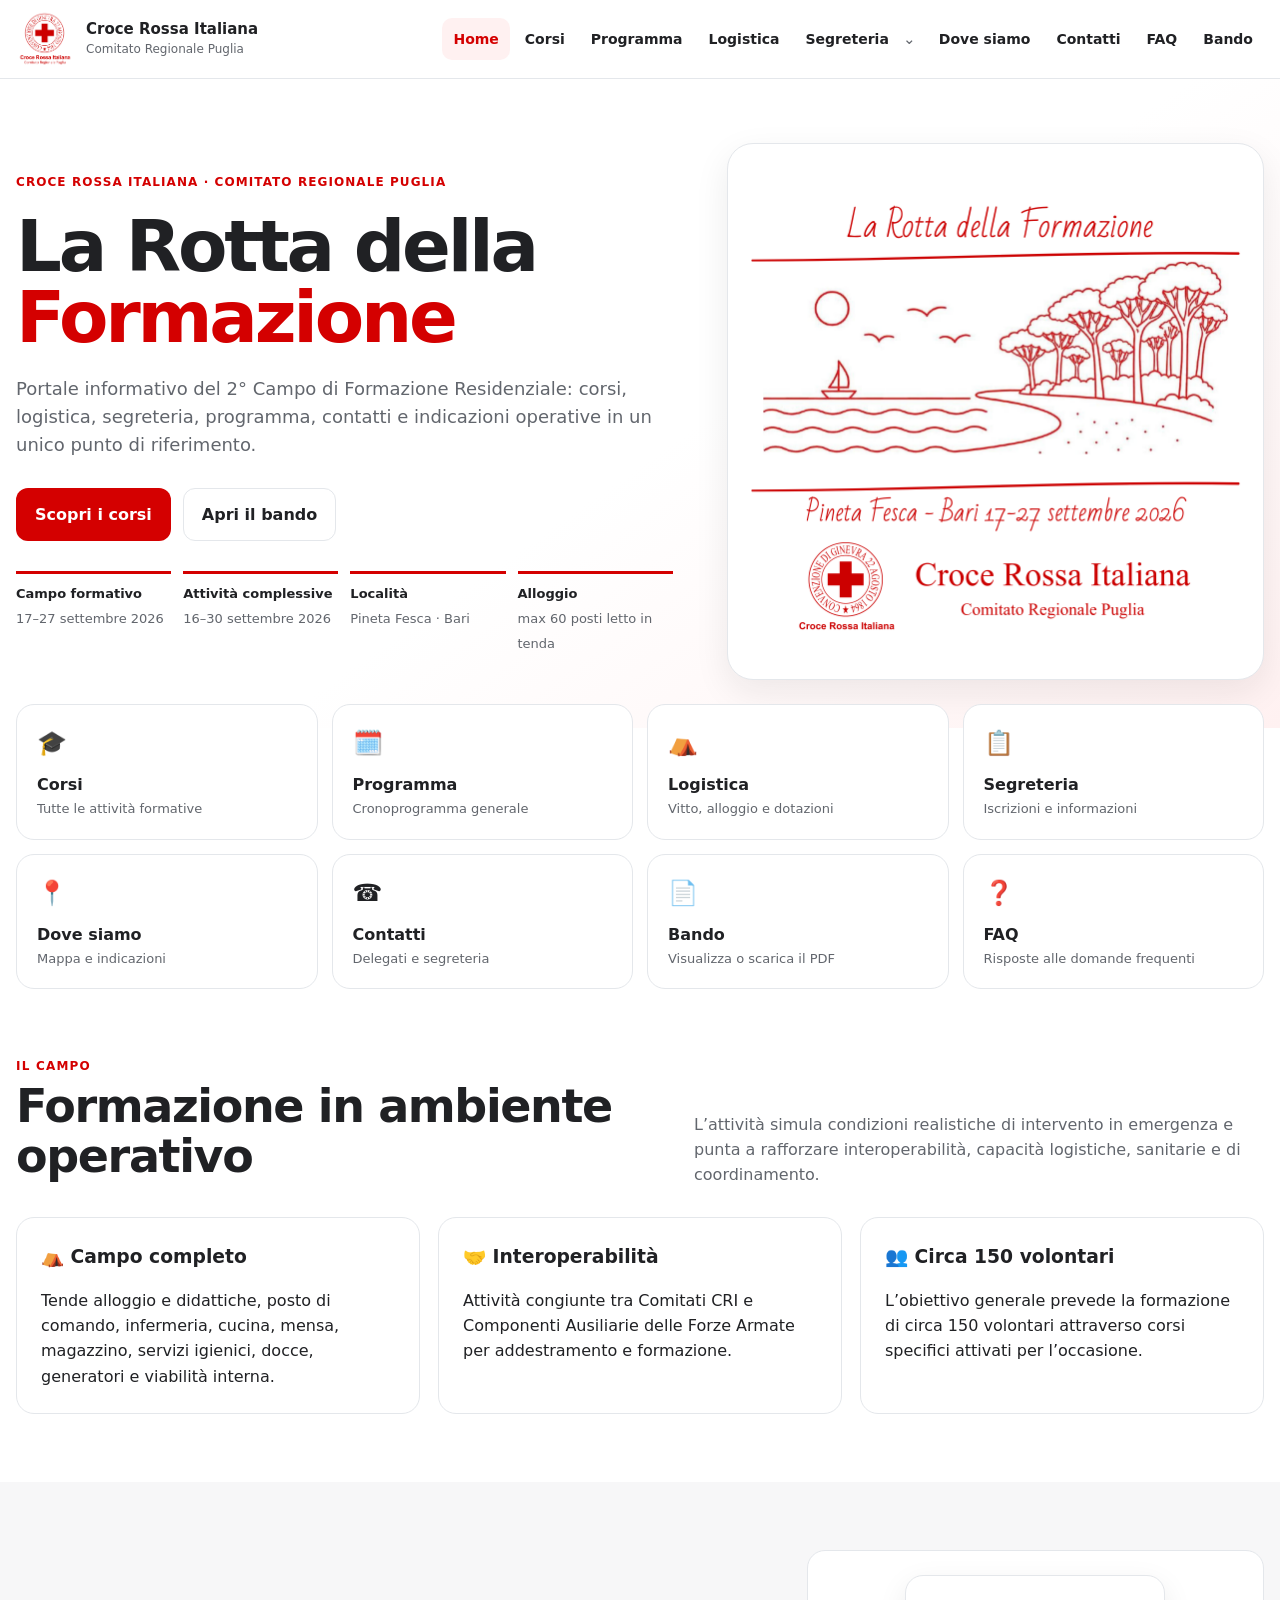
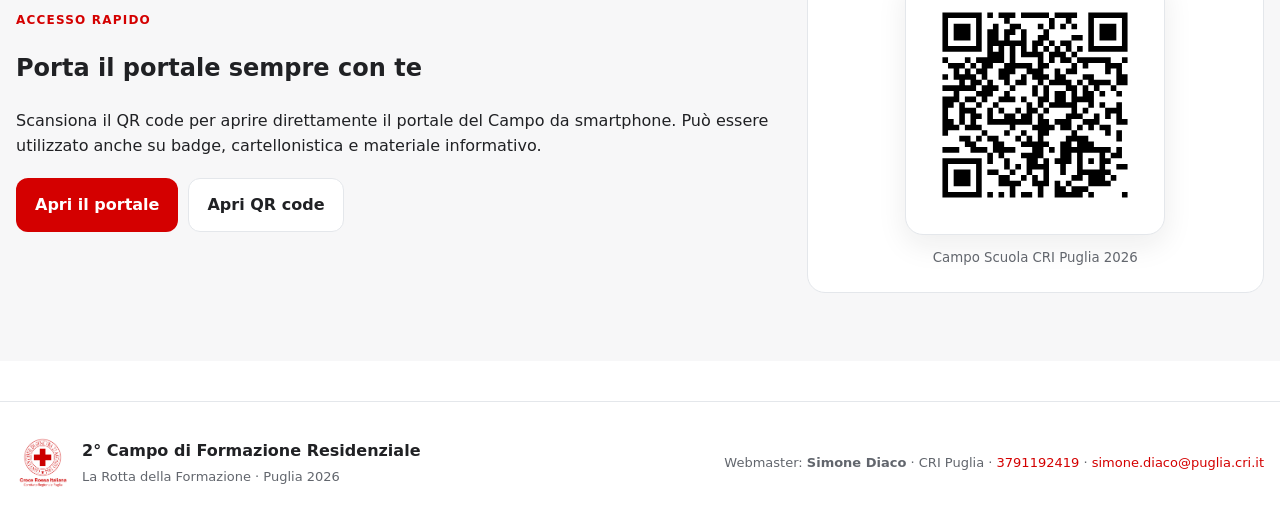
<file: index.html>
<!doctype html><html lang="it"><head><meta charset="utf-8"><meta name="viewport" content="width=device-width,initial-scale=1,viewport-fit=cover"><meta name="theme-color" content="#d40000"><title>Campo Scuola CRI Puglia 2026</title><meta name="description" content="Portale del 2° Campo di Formazione Residenziale CRI Puglia"><link rel="stylesheet" href="assets/css/style.css"></head><body><header class="topbar"><div class="container topbar-inner"><a class="brand" href="index.html"><img src="assets/img/logo-cri-puglia.png" alt="Croce Rossa Italiana - Comitato Regionale Puglia"><div class="brand-copy"><strong>Croce Rossa Italiana</strong><span>Comitato Regionale Puglia</span></div></a><nav class="nav"><a class="active" href="index.html">Home</a><a href="corsi.html">Corsi</a><a href="programma.html">Programma</a><a href="logistica.html">Logistica</a><a href="segreteria.html">Segreteria</a><a href="dove-siamo.html">Dove siamo</a><a href="contatti.html">Contatti</a><a href="bando.html">Bando</a></nav><button class="menu-btn" aria-label="Apri menu" aria-expanded="false">☰</button></div></header>
<main><section class="hero"><div class="container hero-grid"><div><div class="eyebrow">Croce Rossa Italiana · Comitato Regionale Puglia</div><h1>La Rotta della <span>Formazione</span></h1><p>Portale informativo del 2° Campo di Formazione Residenziale: corsi, logistica, segreteria, programma, contatti e indicazioni operative in un unico punto di riferimento.</p><div class="hero-actions"><a class="btn primary" href="corsi.html">Scopri i corsi</a><a class="btn secondary" href="bando.html">Apri il bando</a></div><div class="event-meta"><div class="meta-box"><b>Campo formativo</b><span>17–27 settembre 2026</span></div><div class="meta-box"><b>Attività complessive</b><span>16–30 settembre 2026</span></div><div class="meta-box"><b>Località</b><span>Pineta Fesca · Bari</span></div><div class="meta-box"><b>Alloggio</b><span>max 60 posti letto in tenda</span></div></div></div><div class="field-logo-wrap"><img src="assets/img/logo-campo.png" alt="La Rotta della Formazione - Pineta Fesca Bari"></div></div></section><div class="container"><div class="quick-grid"><a class="quick-card" href="corsi.html"><span class="ico">🎓</span><b>Corsi</b><small>Tutte le attività formative</small></a><a class="quick-card" href="programma.html"><span class="ico">🗓️</span><b>Programma</b><small>Cronoprogramma generale</small></a><a class="quick-card" href="logistica.html"><span class="ico">⛺</span><b>Logistica</b><small>Vitto, alloggio e dotazioni</small></a><a class="quick-card" href="segreteria.html"><span class="ico">📋</span><b>Segreteria</b><small>Iscrizioni e informazioni</small></a><a class="quick-card" href="dove-siamo.html"><span class="ico">📍</span><b>Dove siamo</b><small>Mappa e indicazioni</small></a><a class="quick-card" href="contatti.html"><span class="ico">☎️</span><b>Contatti</b><small>Delegati e segreteria</small></a><a class="quick-card" href="bando.html"><span class="ico">📄</span><b>Bando</b><small>Visualizza o scarica il PDF</small></a></div></div><section class="section"><div class="container"><div class="section-head"><div><div class="kicker">Il Campo</div><h2>Formazione in ambiente operativo</h2></div><p>L’attività simula condizioni realistiche di intervento in emergenza e punta a rafforzare interoperabilità, capacità logistiche, sanitarie e di coordinamento.</p></div><div class="grid-3"><article class="card"><h3>⛺ Campo completo</h3><p>Tende alloggio e didattiche, posto di comando, infermeria, cucina, mensa, magazzino, servizi igienici, docce, generatori e viabilità interna.</p></article><article class="card"><h3>🤝 Interoperabilità</h3><p>Attività congiunte tra Comitati CRI e Componenti Ausiliarie delle Forze Armate per addestramento e formazione.</p></article><article class="card"><h3>👥 Circa 150 volontari</h3><p>L’obiettivo generale prevede la formazione di circa 150 volontari attraverso corsi specifici attivati per l’occasione.</p></article></div></div></section></main><footer class="footer"><div class="container footer-inner"><div class="footer-brand"><img src="assets/img/logo-cri-puglia.png" alt="CRI Puglia"><div><strong>2° Campo di Formazione Residenziale</strong><br><span style="color:var(--muted);font-size:13px">La Rotta della Formazione · Puglia 2026</span></div></div><p data-webmaster>Webmaster: Simone Diaco · CRI Puglia · 3791192419 · simone.diaco@puglia.cri.it</p></div></footer><script src="assets/js/config.js"></script><script src="assets/js/app.js"></script>
</body></html>
</file>
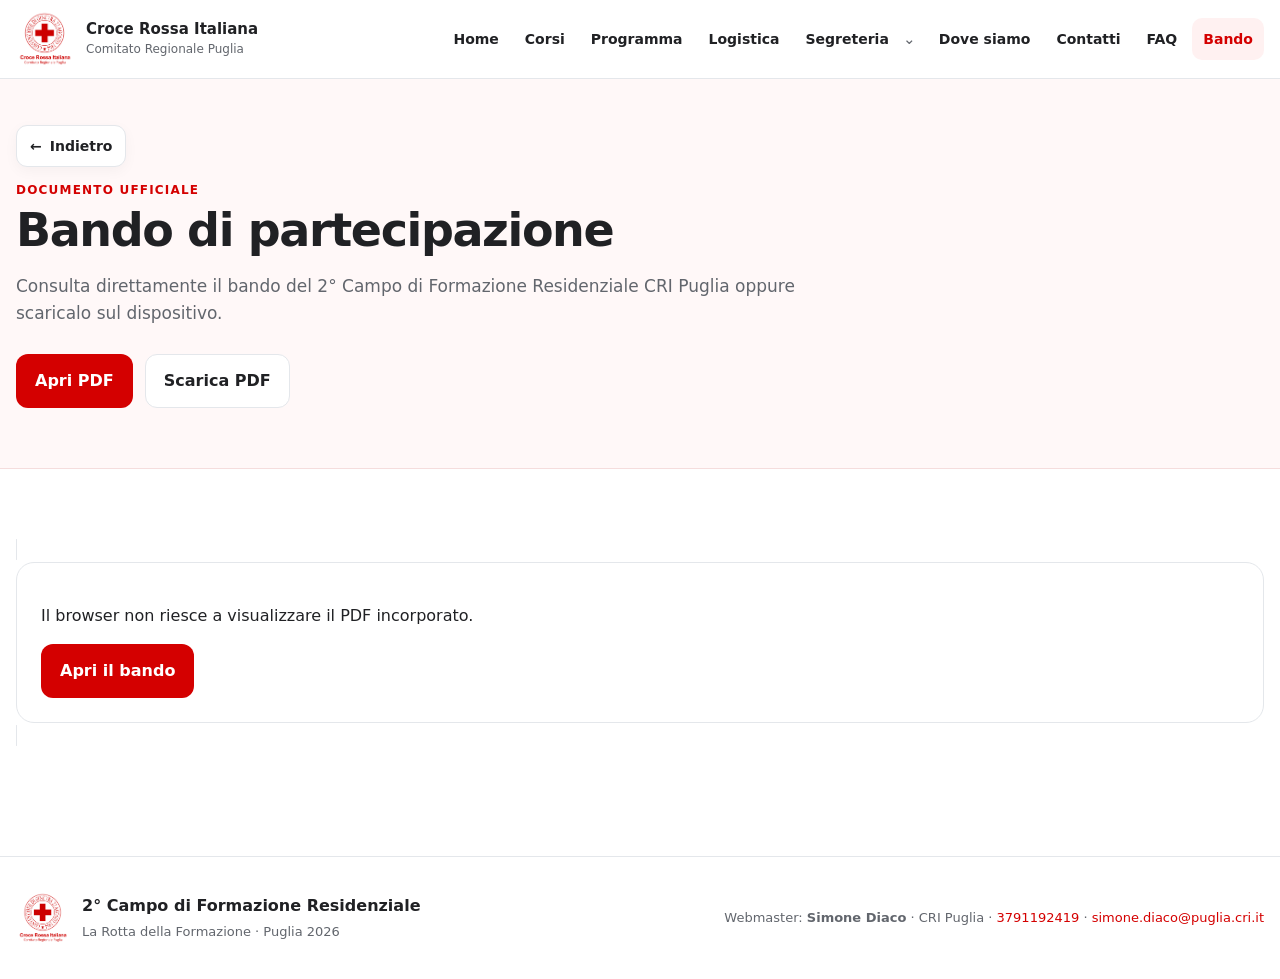
<file: bando.html>
<!doctype html><html lang="it"><head><meta charset="utf-8"><meta name="viewport" content="width=device-width,initial-scale=1,viewport-fit=cover"><meta name="theme-color" content="#d40000"><title>Bando | Campo Scuola CRI Puglia</title><meta name="description" content="Portale del 2° Campo di Formazione Residenziale CRI Puglia"><link rel="stylesheet" href="assets/css/style.css"></head><body><header class="topbar"><div class="container topbar-inner"><a class="brand" href="index.html"><img src="assets/img/logo-cri-puglia.png" alt="Croce Rossa Italiana - Comitato Regionale Puglia"><div class="brand-copy"><strong>Croce Rossa Italiana</strong><span>Comitato Regionale Puglia</span></div></a><nav class="nav"><a href="index.html">Home</a><a href="corsi.html">Corsi</a><a href="programma.html">Programma</a><a href="logistica.html">Logistica</a><a href="segreteria.html">Segreteria</a><a href="dove-siamo.html">Dove siamo</a><a href="contatti.html">Contatti</a><a class="active" href="bando.html">Bando</a></nav><button class="menu-btn" aria-label="Apri menu" aria-expanded="false">☰</button></div></header>
<main><section class="page-hero"><div class="container"><div class="kicker">Documento ufficiale</div><h1>Bando di partecipazione</h1><p>Consulta direttamente il bando del 2° Campo di Formazione Residenziale CRI Puglia oppure scaricalo sul dispositivo.</p><div class="hero-actions"><a class="btn primary" href="assets/docs/bando-campo-scuola-2026.pdf" target="_blank">Apri PDF</a><a class="btn secondary" href="assets/docs/bando-campo-scuola-2026.pdf" download>Scarica PDF</a></div></div></section><section class="section"><div class="container"><object class="pdf-frame" data="assets/docs/bando-campo-scuola-2026.pdf" type="application/pdf"><div class="card"><p>Il browser non riesce a visualizzare il PDF incorporato.</p><a class="btn primary" href="assets/docs/bando-campo-scuola-2026.pdf">Apri il bando</a></div></object></div></section></main><footer class="footer"><div class="container footer-inner"><div class="footer-brand"><img src="assets/img/logo-cri-puglia.png" alt="CRI Puglia"><div><strong>2° Campo di Formazione Residenziale</strong><br><span style="color:var(--muted);font-size:13px">La Rotta della Formazione · Puglia 2026</span></div></div><p data-webmaster>Webmaster: Simone Diaco · CRI Puglia · 3791192419 · simone.diaco@puglia.cri.it</p></div></footer><script src="assets/js/config.js"></script><script src="assets/js/app.js"></script>
</body></html>
</file>
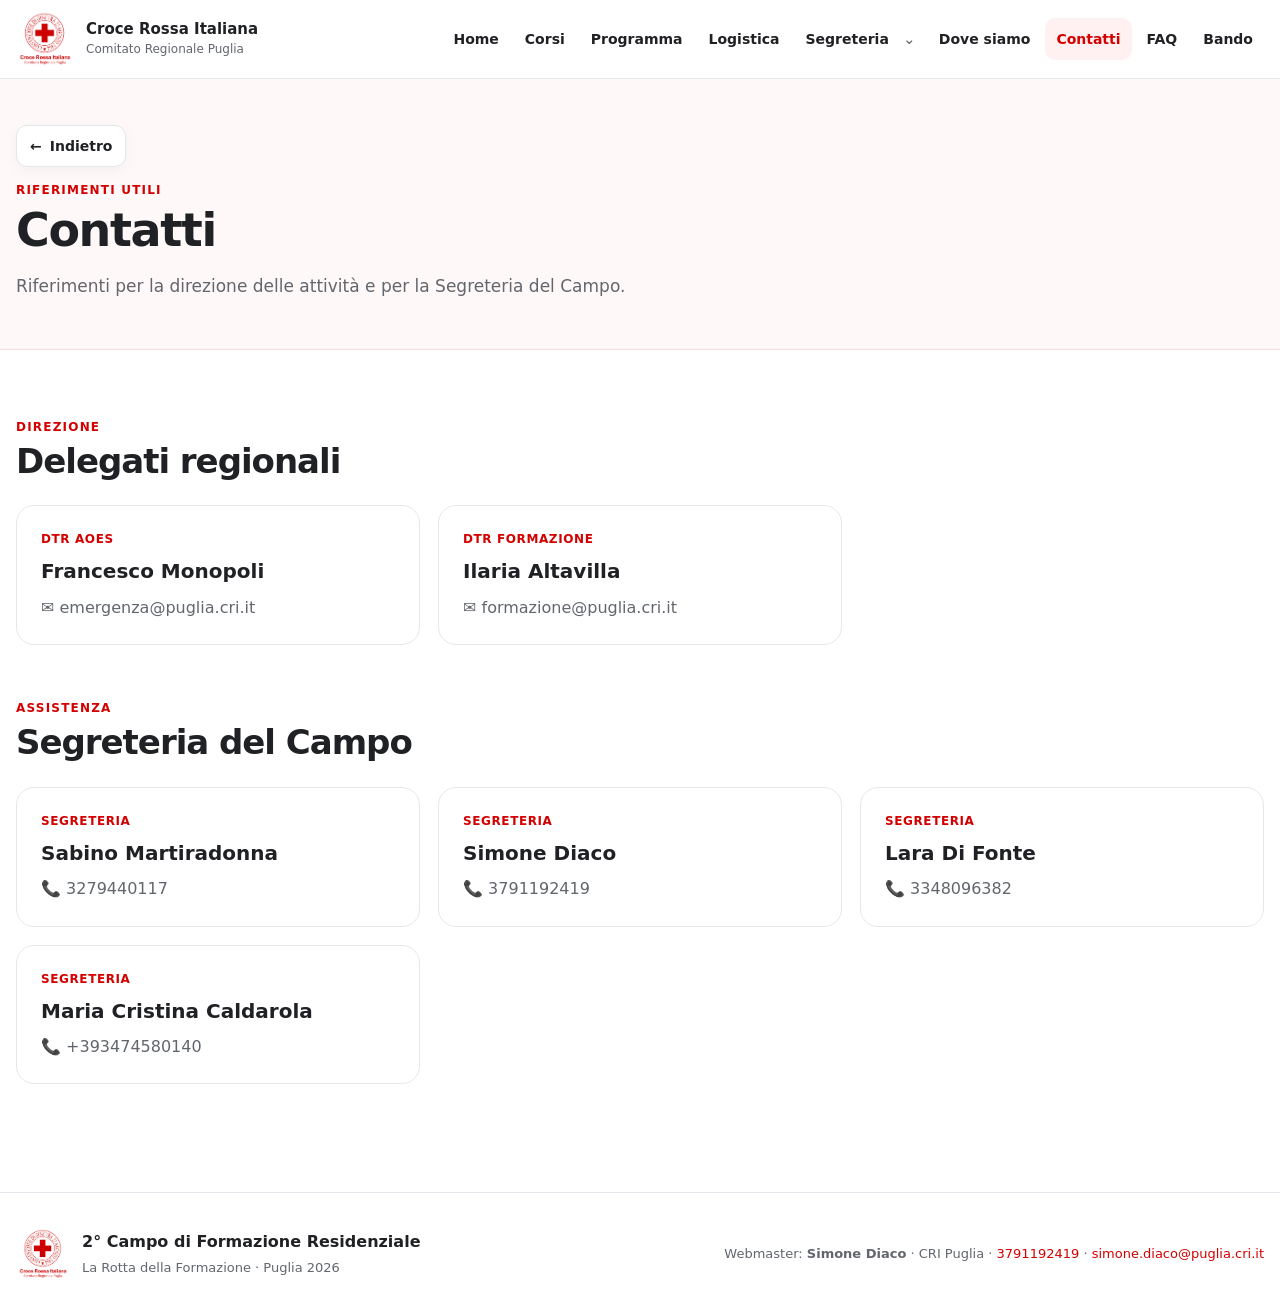
<file: contatti.html>
<!doctype html><html lang="it"><head><meta charset="utf-8"><meta name="viewport" content="width=device-width,initial-scale=1,viewport-fit=cover"><meta name="theme-color" content="#d40000"><title>Contatti | Campo Scuola CRI Puglia</title><meta name="description" content="Portale del 2° Campo di Formazione Residenziale CRI Puglia"><link rel="stylesheet" href="assets/css/style.css"></head><body><header class="topbar"><div class="container topbar-inner"><a class="brand" href="index.html"><img src="assets/img/logo-cri-puglia.png" alt="Croce Rossa Italiana - Comitato Regionale Puglia"><div class="brand-copy"><strong>Croce Rossa Italiana</strong><span>Comitato Regionale Puglia</span></div></a><nav class="nav"><a href="index.html">Home</a><a href="corsi.html">Corsi</a><a href="programma.html">Programma</a><a href="logistica.html">Logistica</a><a href="segreteria.html">Segreteria</a><a href="dove-siamo.html">Dove siamo</a><a class="active" href="contatti.html">Contatti</a><a href="bando.html">Bando</a></nav><button class="menu-btn" aria-label="Apri menu" aria-expanded="false">☰</button></div></header>
<main><section class="page-hero"><div class="container"><div class="kicker">Riferimenti utili</div><h1>Contatti</h1><p>Riferimenti per la direzione delle attività e per la Segreteria del Campo.</p></div></section><section class="section"><div class="container"><div class="contact-section"><div class="section-head compact"><div><div class="kicker">Direzione</div><h2>Delegati regionali</h2></div></div><div class="contact-grid" data-contacts data-contact-group="Direzione / Delegati"></div></div><div class="contact-section"><div class="section-head compact"><div><div class="kicker">Assistenza</div><h2>Segreteria del Campo</h2></div></div><div class="contact-grid" data-contacts data-contact-group="Segreteria del Campo"></div></div></div></section></main><footer class="footer"><div class="container footer-inner"><div class="footer-brand"><img src="assets/img/logo-cri-puglia.png" alt="CRI Puglia"><div><strong>2° Campo di Formazione Residenziale</strong><br><span style="color:var(--muted);font-size:13px">La Rotta della Formazione · Puglia 2026</span></div></div><p data-webmaster>Webmaster: Simone Diaco · CRI Puglia · 3791192419 · simone.diaco@puglia.cri.it</p></div></footer><script src="assets/js/config.js"></script><script src="assets/js/app.js"></script></body></html>
</file>
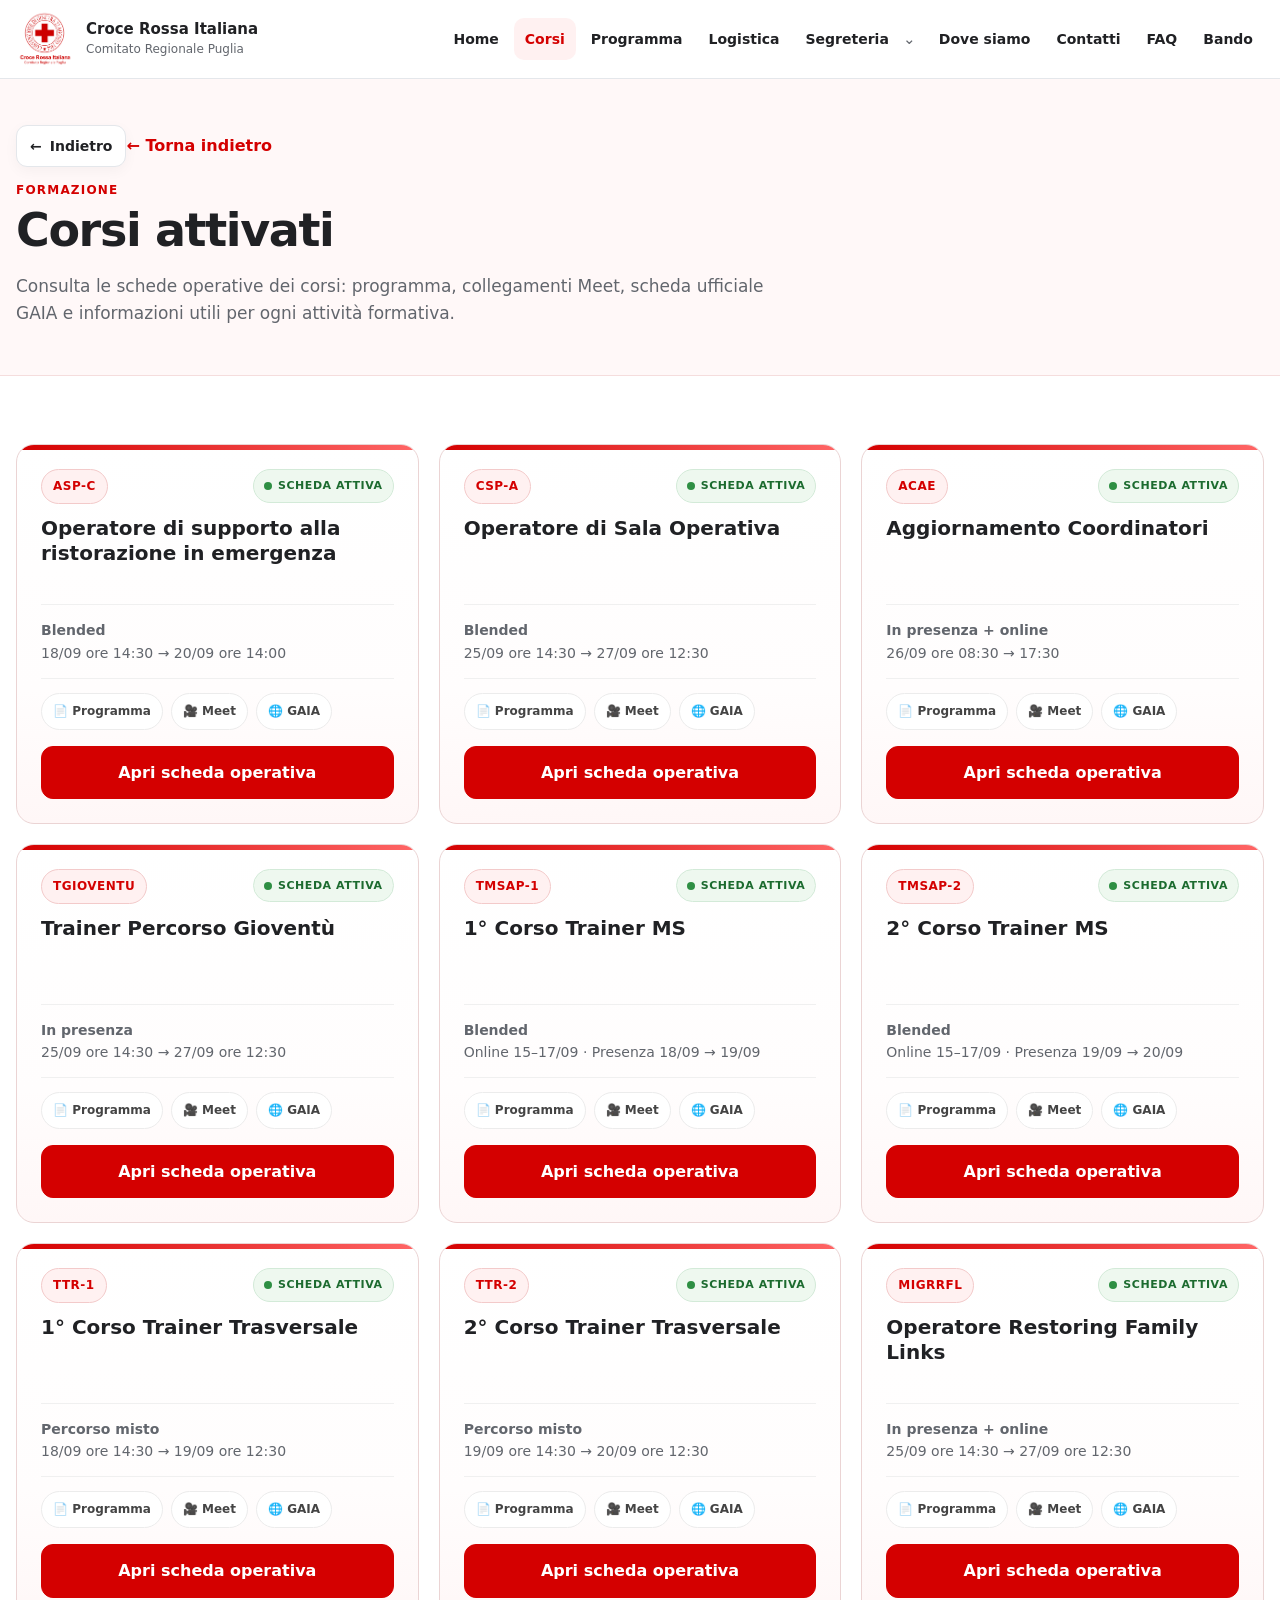
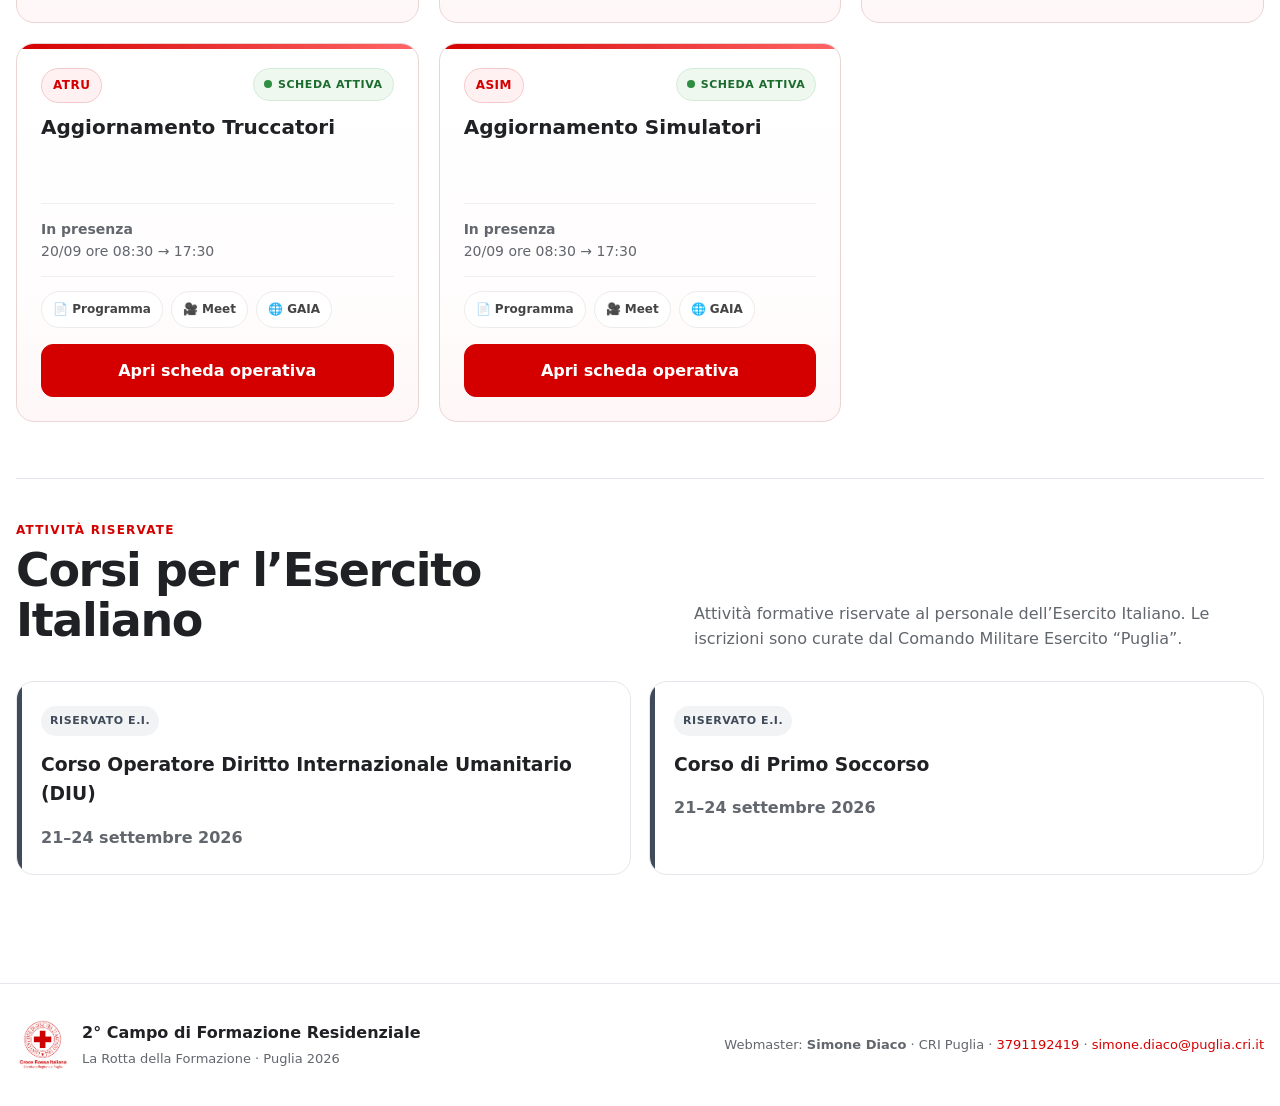
<file: corsi.html>
<!doctype html><html lang="it"><head><meta charset="utf-8"><meta name="viewport" content="width=device-width,initial-scale=1,viewport-fit=cover"><meta name="theme-color" content="#d40000"><title>Corsi | Campo Scuola CRI Puglia</title><meta name="description" content="Portale del 2° Campo di Formazione Residenziale CRI Puglia"><link rel="stylesheet" href="assets/css/style.css"><link rel="stylesheet" href="assets/css/course-cards.css"></head><body><header class="topbar"><div class="container topbar-inner"><a class="brand" href="index.html"><img src="assets/img/logo-cri-puglia.png" alt="Croce Rossa Italiana - Comitato Regionale Puglia"><div class="brand-copy"><strong>Croce Rossa Italiana</strong><span>Comitato Regionale Puglia</span></div></a><nav class="nav"><a href="index.html">Home</a><a class="active" href="corsi.html">Corsi</a><a href="programma.html">Programma</a><a href="logistica.html">Logistica</a><a href="segreteria.html">Segreteria</a><a href="dove-siamo.html">Dove siamo</a><a href="contatti.html">Contatti</a><a href="bando.html">Bando</a></nav><button class="menu-btn" aria-label="Apri menu" aria-expanded="false">☰</button></div></header><main><section class="page-hero"><div class="container"><a class="page-back" href="javascript:history.back()">← Torna indietro</a><div class="kicker">Formazione</div><h1>Corsi attivati</h1><p>Consulta le schede operative dei corsi: programma, collegamenti Meet, scheda ufficiale GAIA e informazioni utili per ogni attività formativa.</p></div></section><section class="section"><div class="container"><div class="course-grid"><article class="card course-card"><div class="course-card-top"><span class="course-code">ASP-C</span><span class="course-status"><span class="course-status-dot"></span>Scheda attiva</span></div><h3>Operatore di supporto alla ristorazione in emergenza</h3><div class="course-meta"><b>Blended</b><br>18/09 ore 14:30 → 20/09 ore 14:00</div><div class="course-badges"><span class="course-badge">📄 Programma</span><span class="course-badge">🎥 Meet</span><span class="course-badge">🌐 GAIA</span></div><div class="course-note">Accesso rapido alla scheda operativa del corso.</div><a class="btn primary" href="corso.html?id=ASP-C">Apri scheda operativa</a></article><article class="card course-card"><div class="course-card-top"><span class="course-code">CSP-A</span><span class="course-status"><span class="course-status-dot"></span>Scheda attiva</span></div><h3>Operatore di Sala Operativa</h3><div class="course-meta"><b>Blended</b><br>25/09 ore 14:30 → 27/09 ore 12:30</div><div class="course-badges"><span class="course-badge">📄 Programma</span><span class="course-badge">🎥 Meet</span><span class="course-badge">🌐 GAIA</span></div><div class="course-note">Scheda dedicata con collegamenti operativi del corso.</div><a class="btn primary" href="corso.html?id=CSP-A">Apri scheda operativa</a></article><article class="card course-card"><div class="course-card-top"><span class="course-code">ACAE</span><span class="course-status"><span class="course-status-dot"></span>Scheda attiva</span></div><h3>Aggiornamento Coordinatori</h3><div class="course-meta"><b>In presenza + online</b><br>26/09 ore 08:30 → 17:30</div><div class="course-badges"><span class="course-badge">📄 Programma</span><span class="course-badge">🎥 Meet</span><span class="course-badge">🌐 GAIA</span></div><div class="course-note">Tutte le informazioni utili raccolte in una sola pagina.</div><a class="btn primary" href="corso.html?id=ACAE">Apri scheda operativa</a></article><article class="card course-card"><div class="course-card-top"><span class="course-code">TGIOVENTU</span><span class="course-status"><span class="course-status-dot"></span>Scheda attiva</span></div><h3>Trainer Percorso Gioventù</h3><div class="course-meta"><b>In presenza</b><br>25/09 ore 14:30 → 27/09 ore 12:30</div><div class="course-badges"><span class="course-badge">📄 Programma</span><span class="course-badge">🎥 Meet</span><span class="course-badge">🌐 GAIA</span></div><div class="course-note">Collegamenti rapidi a risorse e programma del corso.</div><a class="btn primary" href="corso.html?id=TGIOVENTU">Apri scheda operativa</a></article><article class="card course-card"><div class="course-card-top"><span class="course-code">TMSAP-1</span><span class="course-status"><span class="course-status-dot"></span>Scheda attiva</span></div><h3>1° Corso Trainer MS</h3><div class="course-meta"><b>Blended</b><br>Online 15–17/09 · Presenza 18/09 → 19/09</div><div class="course-badges"><span class="course-badge">📄 Programma</span><span class="course-badge">🎥 Meet</span><span class="course-badge">🌐 GAIA</span></div><div class="course-note">Programma completo e accessi rapidi in un’unica scheda.</div><a class="btn primary" href="corso.html?id=TMSAP-1">Apri scheda operativa</a></article><article class="card course-card"><div class="course-card-top"><span class="course-code">TMSAP-2</span><span class="course-status"><span class="course-status-dot"></span>Scheda attiva</span></div><h3>2° Corso Trainer MS</h3><div class="course-meta"><b>Blended</b><br>Online 15–17/09 · Presenza 19/09 → 20/09</div><div class="course-badges"><span class="course-badge">📄 Programma</span><span class="course-badge">🎥 Meet</span><span class="course-badge">🌐 GAIA</span></div><div class="course-note">Scheda con riferimenti utili e contenuti del corso.</div><a class="btn primary" href="corso.html?id=TMSAP-2">Apri scheda operativa</a></article><article class="card course-card"><div class="course-card-top"><span class="course-code">TTR-1</span><span class="course-status"><span class="course-status-dot"></span>Scheda attiva</span></div><h3>1° Corso Trainer Trasversale</h3><div class="course-meta"><b>Percorso misto</b><br>18/09 ore 14:30 → 19/09 ore 12:30</div><div class="course-badges"><span class="course-badge">📄 Programma</span><span class="course-badge">🎥 Meet</span><span class="course-badge">🌐 GAIA</span></div><div class="course-note">Card operativa con accesso a programma e risorse.</div><a class="btn primary" href="corso.html?id=TTR-1">Apri scheda operativa</a></article><article class="card course-card"><div class="course-card-top"><span class="course-code">TTR-2</span><span class="course-status"><span class="course-status-dot"></span>Scheda attiva</span></div><h3>2° Corso Trainer Trasversale</h3><div class="course-meta"><b>Percorso misto</b><br>19/09 ore 14:30 → 20/09 ore 12:30</div><div class="course-badges"><span class="course-badge">📄 Programma</span><span class="course-badge">🎥 Meet</span><span class="course-badge">🌐 GAIA</span></div><div class="course-note">Tutte le informazioni operative del corso in evidenza.</div><a class="btn primary" href="corso.html?id=TTR-2">Apri scheda operativa</a></article><article class="card course-card"><div class="course-card-top"><span class="course-code">MIGRRFL</span><span class="course-status"><span class="course-status-dot"></span>Scheda attiva</span></div><h3>Operatore Restoring Family Links</h3><div class="course-meta"><b>In presenza + online</b><br>25/09 ore 14:30 → 27/09 ore 12:30</div><div class="course-badges"><span class="course-badge">📄 Programma</span><span class="course-badge">🎥 Meet</span><span class="course-badge">🌐 GAIA</span></div><div class="course-note">Pagina dedicata con link rapidi e dettagli del corso.</div><a class="btn primary" href="corso.html?id=MIGRRFL">Apri scheda operativa</a></article><article class="card course-card"><div class="course-card-top"><span class="course-code">ATRU</span><span class="course-status"><span class="course-status-dot"></span>Scheda attiva</span></div><h3>Aggiornamento Truccatori</h3><div class="course-meta"><b>In presenza</b><br>20/09 ore 08:30 → 17:30</div><div class="course-badges"><span class="course-badge">📄 Programma</span><span class="course-badge">🎥 Meet</span><span class="course-badge">🌐 GAIA</span></div><div class="course-note">Accesso immediato alla scheda e ai collegamenti del corso.</div><a class="btn primary" href="corso.html?id=ATRU">Apri scheda operativa</a></article><article class="card course-card"><div class="course-card-top"><span class="course-code">ASIM</span><span class="course-status"><span class="course-status-dot"></span>Scheda attiva</span></div><h3>Aggiornamento Simulatori</h3><div class="course-meta"><b>In presenza</b><br>20/09 ore 08:30 → 17:30</div><div class="course-badges"><span class="course-badge">📄 Programma</span><span class="course-badge">🎥 Meet</span><span class="course-badge">🌐 GAIA</span></div><div class="course-note">Scheda operativa con i collegamenti essenziali del corso.</div><a class="btn primary" href="corso.html?id=ASIM">Apri scheda operativa</a></article></div></div></section></main><footer class="footer"><div class="container footer-inner"><div class="footer-brand"><img src="assets/img/logo-cri-puglia.png" alt="CRI Puglia"><div><strong>2° Campo di Formazione Residenziale</strong><br><span style="color:var(--muted);font-size:13px">La Rotta della Formazione · Puglia 2026</span></div></div><p data-webmaster>Webmaster: Simone Diaco · CRI Puglia · 3791192419 · simone.diaco@puglia.cri.it</p></div></footer><script src="assets/js/config.js"></script><script src="assets/js/app.js"></script></body></html>
</file>
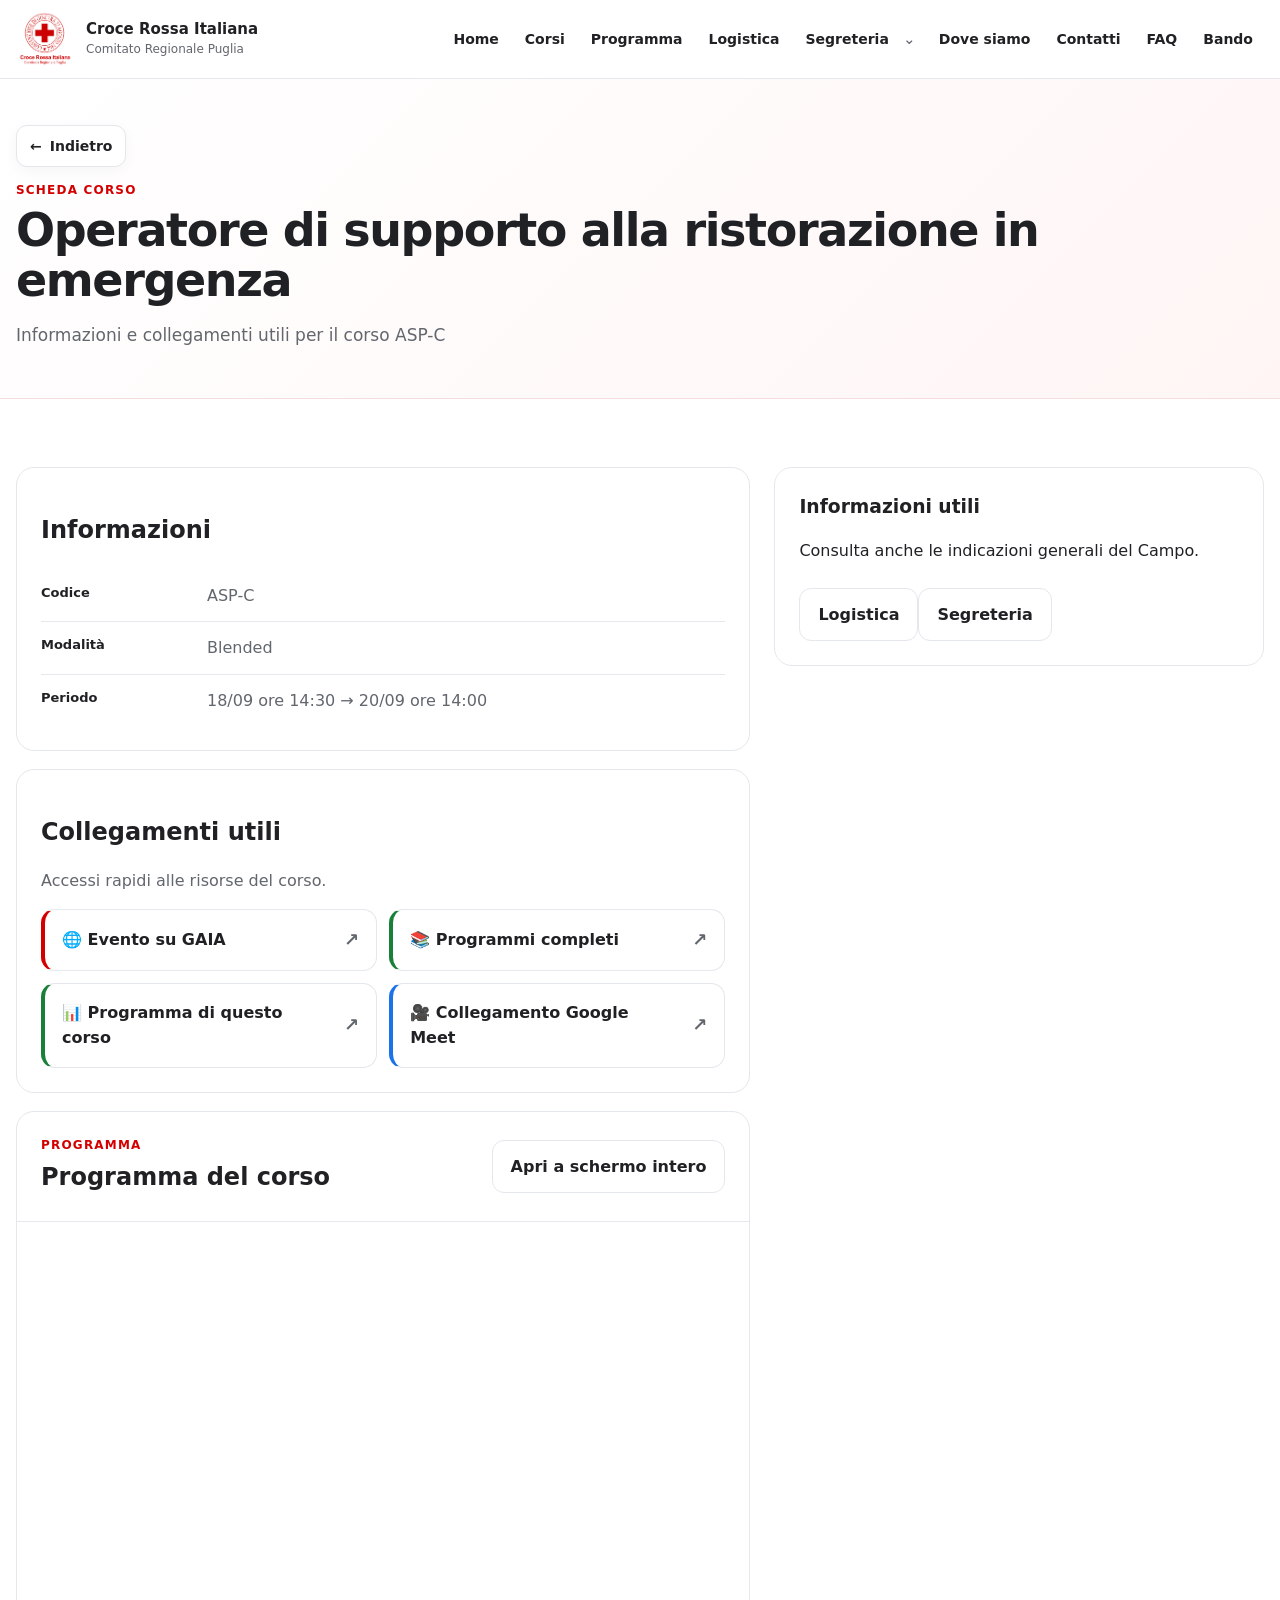
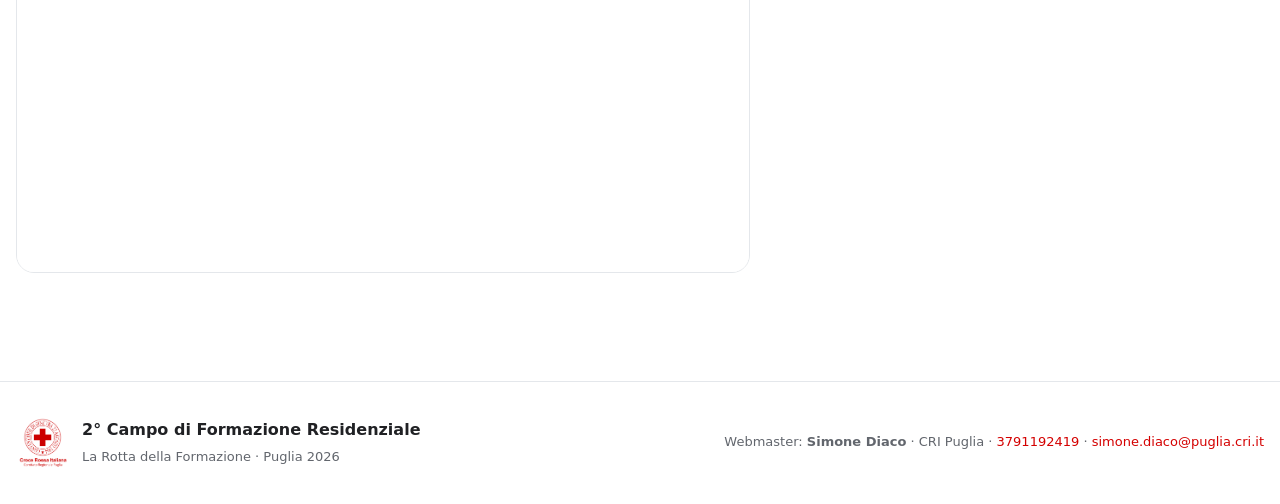
<file: corso.html>
<!doctype html><html lang="it"><head><meta charset="utf-8"><meta name="viewport" content="width=device-width,initial-scale=1,viewport-fit=cover"><meta name="theme-color" content="#d40000"><title>Scheda corso | Campo Scuola CRI Puglia</title><meta name="description" content="Portale del 2° Campo di Formazione Residenziale CRI Puglia"><link rel="stylesheet" href="assets/css/style.css"></head><body><header class="topbar"><div class="container topbar-inner"><a class="brand" href="index.html"><img src="assets/img/logo-cri-puglia.png" alt="Croce Rossa Italiana - Comitato Regionale Puglia"><div class="brand-copy"><strong>Croce Rossa Italiana</strong><span>Comitato Regionale Puglia</span></div></a><nav class="nav"><a href="index.html">Home</a><a href="corsi.html">Corsi</a><a href="programma.html">Programma</a><a href="logistica.html">Logistica</a><a href="segreteria.html">Segreteria</a><a href="dove-siamo.html">Dove siamo</a><a href="contatti.html">Contatti</a><a href="bando.html">Bando</a></nav><button class="menu-btn" aria-label="Apri menu" aria-expanded="false">☰</button></div></header>
<main><section class="page-hero course-page-hero"><div class="container"><div class="kicker">Scheda corso</div><h1 id="courseTitle">Corso</h1><p id="courseSubtitle"></p></div></section><section class="section"><div class="container course-detail"><div><article class="card course-info-card"><h2>Informazioni</h2><div class="info-row"><b>Codice</b><span id="courseCode"></span></div><div class="info-row"><b>Modalità</b><span id="courseMode"></span></div><div class="info-row"><b>Periodo</b><span id="courseDate"></span></div></article><article class="card" id="courseDirectorCard" hidden><h2>Direzione del corso</h2><div class="info-row"><b>Direttore</b><span id="courseDirector"></span></div><div class="course-actions" id="courseDirectorActions"></div></article><article class="card course-links-card" id="courseLinksCard" hidden><h2>Collegamenti utili</h2><p class="muted-text">Accessi rapidi alle risorse del corso.</p><div class="course-actions course-actions-grid" id="courseLinks"></div></article><article class="card program-embed-card" id="courseProgramEmbedCard" hidden><div class="program-embed-head"><div><div class="kicker">Programma</div><h2>Programma del corso</h2></div><a class="btn secondary" id="openSingleProgram" target="_blank" rel="noopener">Apri a schermo intero</a></div><div class="sheet-frame-wrap"><iframe id="courseProgramFrame" title="Programma del corso" loading="lazy"></iframe></div></article></div><aside class="card aside-card"><h3>Informazioni utili</h3><p>Consulta anche le indicazioni generali del Campo.</p><a class="btn secondary" href="logistica.html">Logistica</a><a class="btn secondary" style="margin-top:9px" href="segreteria.html">Segreteria</a></aside></div></section></main><script>window.COURSE_PROGRAM_BASE='https://docs.google.com/spreadsheets/d/1cR5O5KClDyYp8bqPCWFhFE8_HgHIEeS1/edit?usp=sharing&ouid=111952682774406490968&rtpof=true&sd=true';window.COURSES=[
{"id":"ASP-C","name":"Operatore di supporto alla ristorazione in emergenza","mode":"Blended","date":"18/09 ore 14:30 → 20/09 ore 14:00","gid":"208013166","director":null,"gaia":"https://gaia.cri.it/aspirante/corso-base/66488/","whatsapp":"","meet":"https://meet.google.com/jyv-xfvv-jyu"},
{"id":"CSP-A","name":"Operatore di Sala Operativa","mode":"Blended","date":"25/09 ore 14:30 → 27/09 ore 12:30","gid":"1114437183","director":null,"gaia":"https://gaia.cri.it/aspirante/corso-base/66321/","whatsapp":"","meet":"https://meet.google.com/xmr-eaae-yqy"},
{"id":"ACAE","name":"Aggiornamento Coordinatori","mode":"In presenza + online","date":"26/09 ore 08:30 → 17:30","gid":"67062393","director":null,"gaia":"https://gaia.cri.it/aspirante/corso-base/66376/","whatsapp":"","meet":"https://meet.google.com/ycv-fuir-kjc"},
{"id":"TGIOVENTU","name":"Trainer Percorso Gioventù","mode":"In presenza","date":"25/09 ore 14:30 → 27/09 ore 12:30","gid":"234872046","director":null,"gaia":"https://gaia.cri.it/aspirante/corso-base/66551/","whatsapp":"","meet":"https://meet.google.com/bvv-vaah-ymf"},
{"id":"TMSAP-1","name":"1° Corso Trainer MS","mode":"Blended","date":"Online 15–17/09 · Presenza 18/09 → 19/09","gid":"734780031","director":null,"gaia":"https://gaia.cri.it/aspirante/corso-base/66384/","whatsapp":"","meet":"https://meet.google.com/jst-dakd-bpo"},
{"id":"TMSAP-2","name":"2° Corso Trainer MS","mode":"Blended","date":"Online 15–17/09 · Presenza 19/09 → 20/09","gid":"1611107041","director":null,"gaia":"https://gaia.cri.it/aspirante/corso-base/66383/","whatsapp":"","meet":"https://meet.google.com/rvh-zueu-ftu"},
{"id":"TTR-1","name":"1° Corso Trainer Trasversale","mode":"Percorso misto","date":"18/09 ore 14:30 → 19/09 ore 12:30","gid":"1289938913","director":null,"gaia":"https://gaia.cri.it/aspirante/corso-base/66244/","whatsapp":"","meet":"https://meet.google.com/zqm-beci-rjc"},
{"id":"TTR-2","name":"2° Corso Trainer Trasversale","mode":"Percorso misto","date":"19/09 ore 14:30 → 20/09 ore 12:30","gid":"1325105201","director":null,"gaia":"https://gaia.cri.it/aspirante/corso-base/66243/","whatsapp":"","meet":"https://meet.google.com/xis-bjqg-nmx"},
{"id":"MIGRRFL","name":"Operatore Restoring Family Links","mode":"In presenza + online","date":"25/09 ore 14:30 → 27/09 ore 12:30","gid":"317522188","director":null,"gaia":"https://gaia.cri.it/aspirante/corso-base/66316/","whatsapp":"","meet":"https://meet.google.com/vgn-zraa-xok"},
{"id":"ATRU","name":"Aggiornamento Truccatori","mode":"In presenza","date":"20/09 ore 08:30 → 17:30","gid":"1143949151","director":null,"gaia":"https://gaia.cri.it/aspirante/corso-base/66382/","whatsapp":"","meet":"https://meet.google.com/xjr-otcv-cjd"},
{"id":"ASIM","name":"Aggiornamento Simulatori","mode":"In presenza","date":"20/09 ore 08:30 → 17:30","gid":"81645214","director":null,"gaia":"https://gaia.cri.it/aspirante/corso-base/66377/","whatsapp":"","meet":"https://meet.google.com/spr-wujx-ayu"}
];</script><script src="assets/js/course.js"></script><footer class="footer"><div class="container footer-inner"><div class="footer-brand"><img src="assets/img/logo-cri-puglia.png" alt="CRI Puglia"><div><strong>2° Campo di Formazione Residenziale</strong><br><span style="color:var(--muted);font-size:13px">La Rotta della Formazione · Puglia 2026</span></div></div><p data-webmaster>Webmaster: Simone Diaco · CRI Puglia · 3791192419 · simone.diaco@puglia.cri.it</p></div></footer><script src="assets/js/config.js"></script><script src="assets/js/app.js"></script></body></html>
</file>
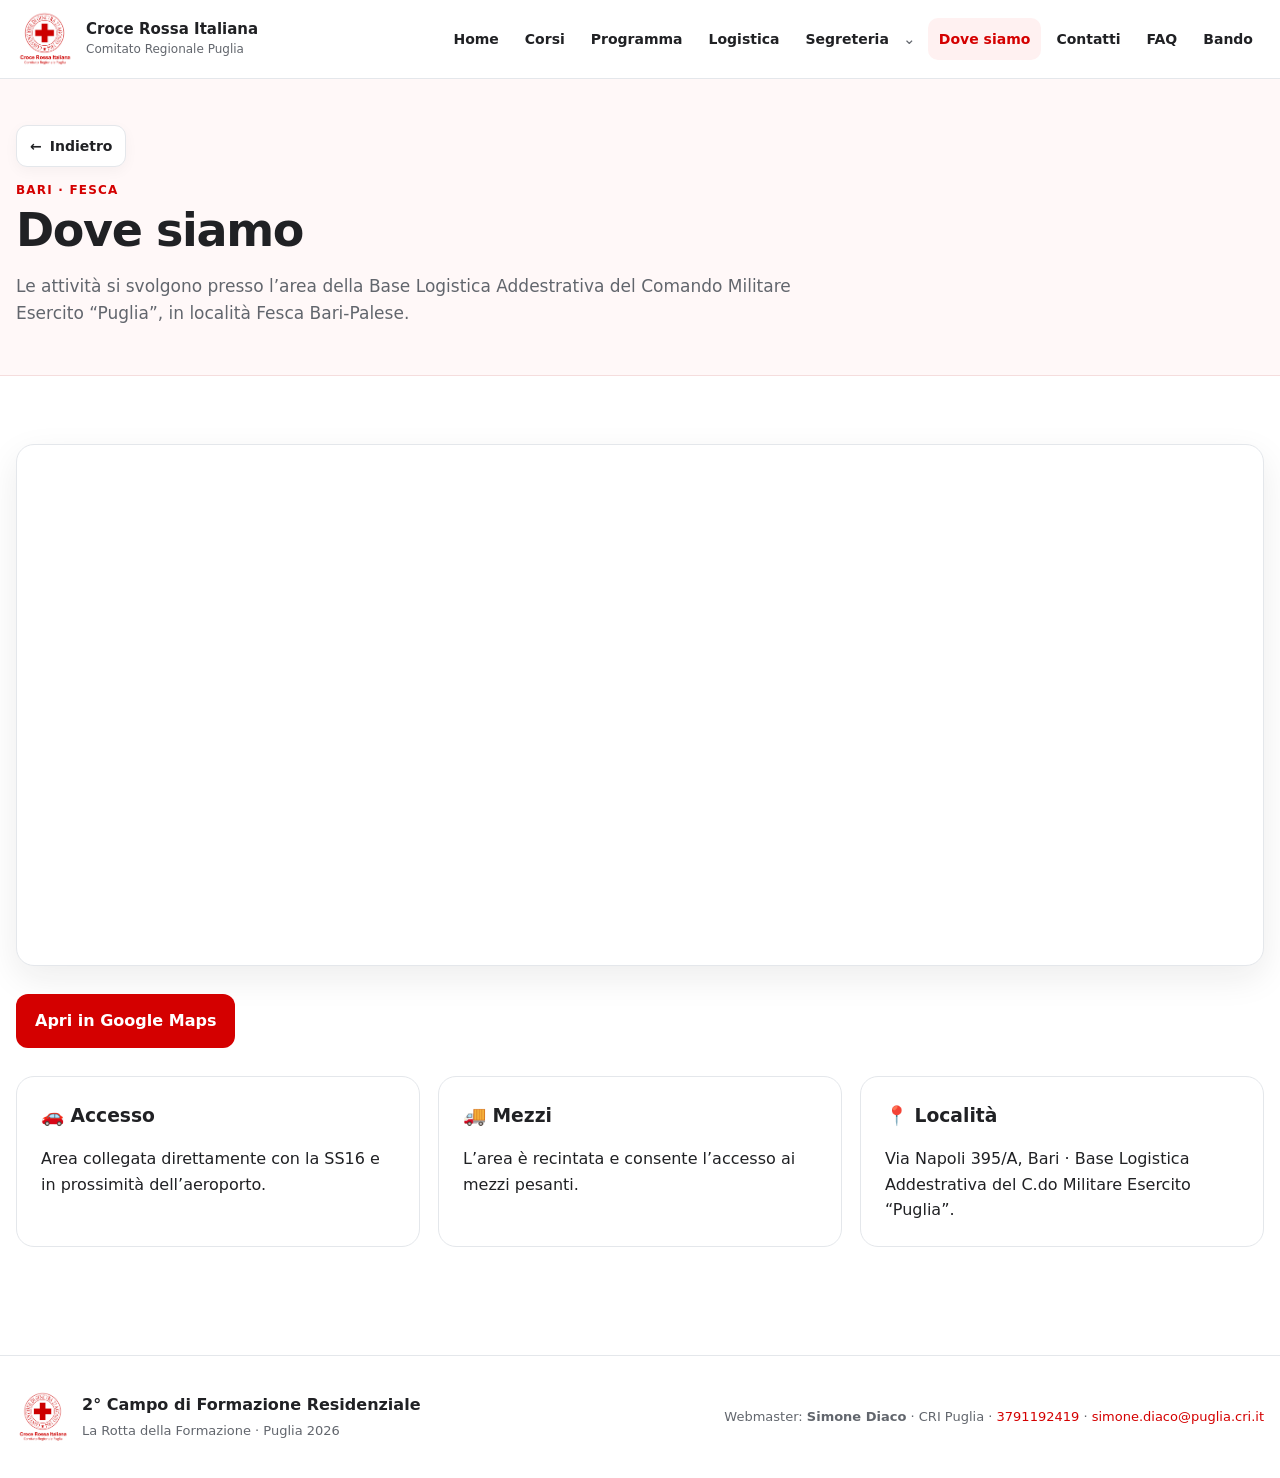
<file: dove-siamo.html>
<!doctype html><html lang="it"><head><meta charset="utf-8"><meta name="viewport" content="width=device-width,initial-scale=1,viewport-fit=cover"><meta name="theme-color" content="#d40000"><title>Dove siamo | Campo Scuola CRI Puglia</title><meta name="description" content="Portale del 2° Campo di Formazione Residenziale CRI Puglia"><link rel="stylesheet" href="assets/css/style.css"></head><body><header class="topbar"><div class="container topbar-inner"><a class="brand" href="index.html"><img src="assets/img/logo-cri-puglia.png" alt="Croce Rossa Italiana - Comitato Regionale Puglia"><div class="brand-copy"><strong>Croce Rossa Italiana</strong><span>Comitato Regionale Puglia</span></div></a><nav class="nav"><a href="index.html">Home</a><a href="corsi.html">Corsi</a><a href="programma.html">Programma</a><a href="logistica.html">Logistica</a><a href="segreteria.html">Segreteria</a><a class="active" href="dove-siamo.html">Dove siamo</a><a href="contatti.html">Contatti</a><a href="bando.html">Bando</a></nav><button class="menu-btn" aria-label="Apri menu" aria-expanded="false">☰</button></div></header>
<main><section class="page-hero"><div class="container"><div class="kicker">Bari · Fesca</div><h1>Dove siamo</h1><p>Le attività si svolgono presso l’area della Base Logistica Addestrativa del Comando Militare Esercito “Puglia”, in località Fesca Bari-Palese.</p></div></section><section class="section"><div class="container"><div class="map-wrap"><iframe title="Mappa Campo Scuola CRI Puglia" loading="lazy" referrerpolicy="no-referrer-when-downgrade" src="https://www.google.com/maps?q=Via%20Napoli%20395%2FA%2C%2070151%20Bari%20BA&output=embed"></iframe></div><div class="hero-actions"><a class="btn primary" target="_blank" rel="noopener" href="https://maps.app.goo.gl/3V3H8oNS3PwUyEi99">Apri in Google Maps</a></div><div class="grid-3" style="margin-top:22px"><article class="card"><h3>🚗 Accesso</h3><p>Area collegata direttamente con la SS16 e in prossimità dell’aeroporto.</p></article><article class="card"><h3>🚚 Mezzi</h3><p>L’area è recintata e consente l’accesso ai mezzi pesanti.</p></article><article class="card"><h3>📍 Località</h3><p>Via Napoli 395/A, Bari · Base Logistica Addestrativa del C.do Militare Esercito “Puglia”.</p></article></div></div></section></main><footer class="footer"><div class="container footer-inner"><div class="footer-brand"><img src="assets/img/logo-cri-puglia.png" alt="CRI Puglia"><div><strong>2° Campo di Formazione Residenziale</strong><br><span style="color:var(--muted);font-size:13px">La Rotta della Formazione · Puglia 2026</span></div></div><p data-webmaster>Webmaster: Simone Diaco · CRI Puglia · 3791192419 · simone.diaco@puglia.cri.it</p></div></footer><script src="assets/js/config.js"></script><script src="assets/js/app.js"></script>
</body></html>
</file>
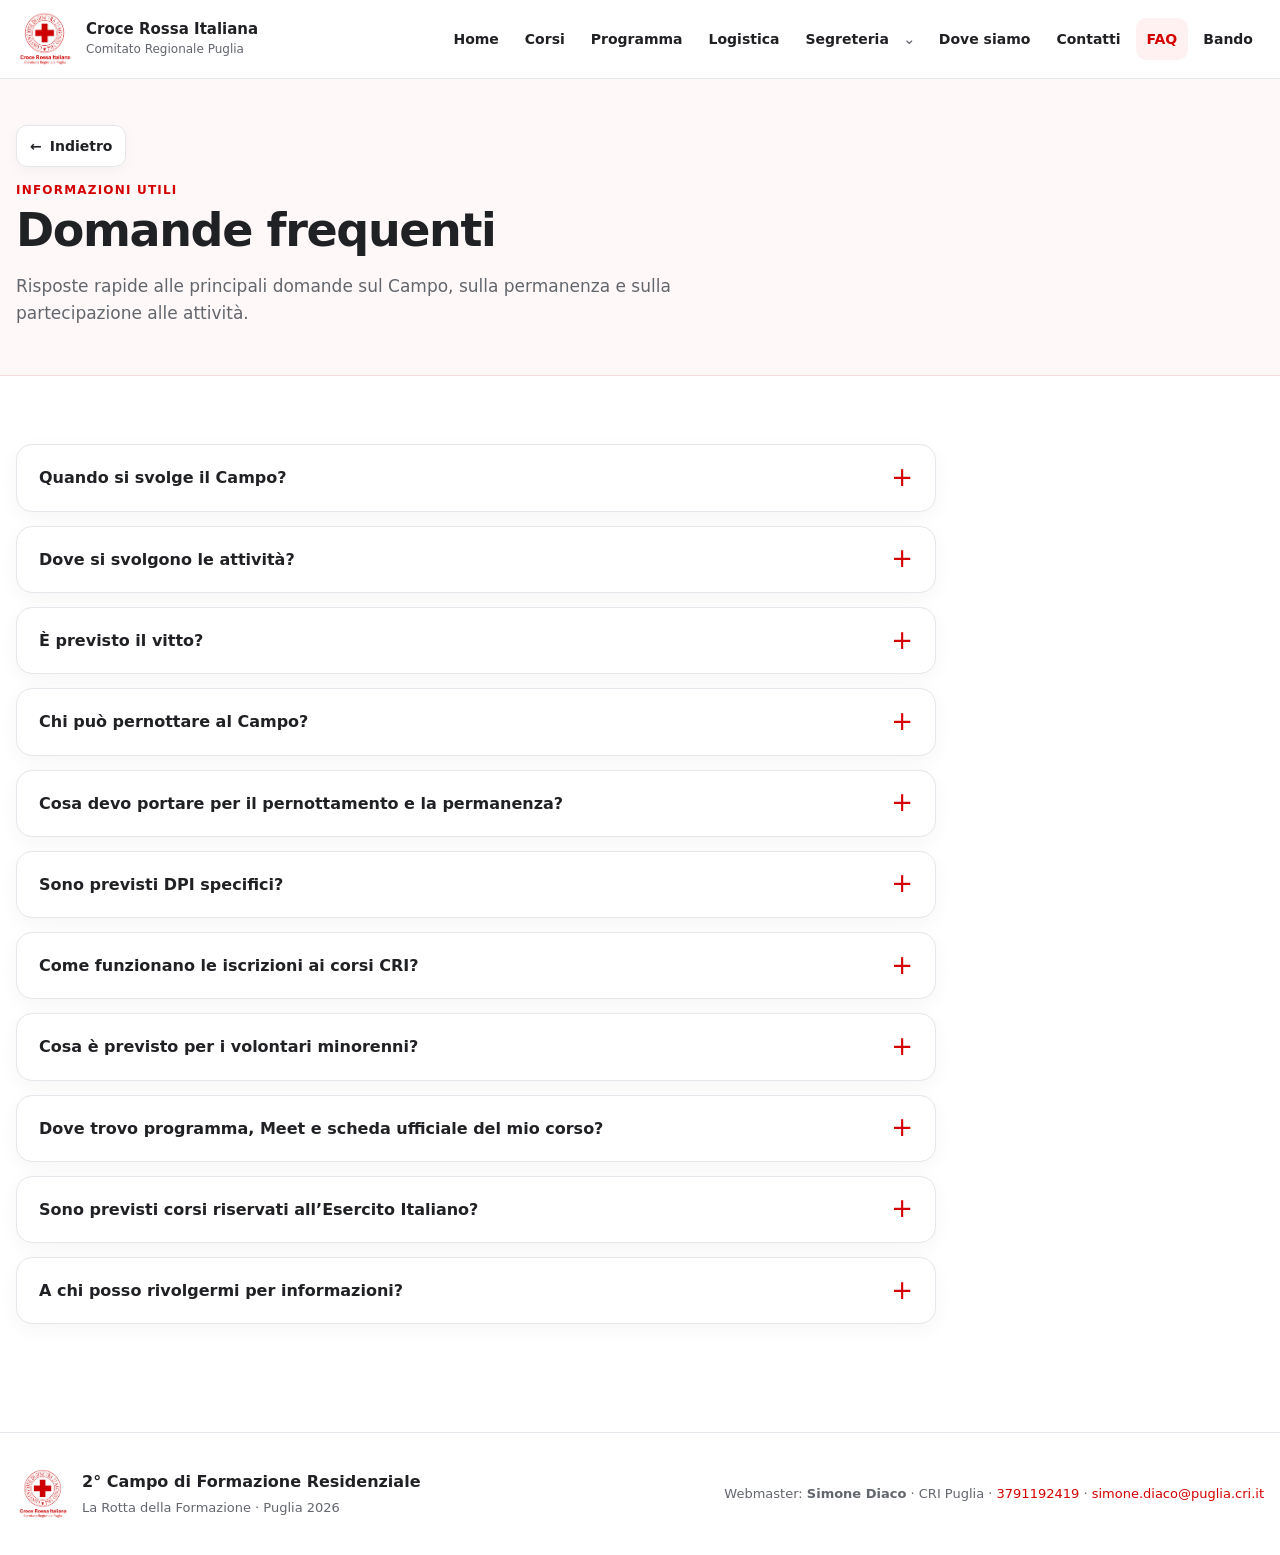
<file: faq.html>
<!doctype html><html lang="it"><head><meta charset="utf-8"><meta name="viewport" content="width=device-width,initial-scale=1,viewport-fit=cover"><meta name="theme-color" content="#d40000"><title>FAQ | Campo Scuola CRI Puglia</title><meta name="description" content="Domande frequenti sul 2° Campo di Formazione Residenziale CRI Puglia"><link rel="stylesheet" href="assets/css/style.css"><style>.faq-list{display:grid;gap:14px;max-width:920px}.faq-item{border:1px solid var(--line);border-radius:16px;background:#fff;box-shadow:0 6px 20px rgba(20,20,20,.04);overflow:hidden}.faq-item summary{list-style:none;cursor:pointer;padding:20px 56px 20px 22px;font-weight:800;position:relative}.faq-item summary::-webkit-details-marker{display:none}.faq-item summary:after{content:"+";position:absolute;right:22px;top:50%;transform:translateY(-50%);font-size:26px;color:var(--cri);font-weight:500}.faq-item[open] summary:after{content:"−"}.faq-answer{padding:0 22px 22px;color:var(--muted)}.faq-answer p{margin:0}.faq-answer ul{margin-bottom:0}@media(max-width:640px){.faq-item summary{padding:18px 52px 18px 18px}.faq-answer{padding:0 18px 18px}}</style></head><body><header class="topbar"><div class="container topbar-inner"><a class="brand" href="index.html"><img src="assets/img/logo-cri-puglia.png" alt="Croce Rossa Italiana - Comitato Regionale Puglia"><div class="brand-copy"><strong>Croce Rossa Italiana</strong><span>Comitato Regionale Puglia</span></div></a><nav class="nav"><a href="index.html">Home</a><a href="corsi.html">Corsi</a><a href="programma.html">Programma</a><a href="logistica.html">Logistica</a><a href="segreteria.html">Segreteria</a><a href="dove-siamo.html">Dove siamo</a><a href="contatti.html">Contatti</a><a class="active" href="faq.html">FAQ</a><a href="bando.html">Bando</a></nav><button class="menu-btn" aria-label="Apri menu" aria-expanded="false">☰</button></div></header><main><section class="page-hero"><div class="container"><div class="kicker">Informazioni utili</div><h1>Domande frequenti</h1><p>Risposte rapide alle principali domande sul Campo, sulla permanenza e sulla partecipazione alle attività.</p></div></section><section class="section"><div class="container"><div class="faq-list"><details class="faq-item"><summary>Quando si svolge il Campo?</summary><div class="faq-answer"><p>Le attività complessive sono previste dal 16 al 30 settembre 2026. Il periodo comprende montaggio, corsi, maxi-esercitazione, attività riservate all’Esercito Italiano e smontaggio del Campo.</p></div></details><details class="faq-item"><summary>Dove si svolgono le attività?</summary><div class="faq-answer"><p>Presso l’area della Base Logistica Addestrativa del Comando Militare Esercito “Puglia”, in località Fesca Bari-Palese. La posizione è disponibile nella pagina “Dove siamo”.</p></div></details><details class="faq-item"><summary>È previsto il vitto?</summary><div class="faq-answer"><p>Sì. Per i partecipanti e per il personale addetto alla gestione del Campo sono previsti colazione, pranzo, cena e acqua potabile tramite cucina da campo CRI.</p></div></details><details class="faq-item"><summary>Chi può pernottare al Campo?</summary><div class="faq-answer"><p>L’alloggio in struttura da campo è previsto per il personale impiegato nei servizi del Campo e per i corsisti con residenza oltre i 50 km. La capacità ricettiva stimata è di massimo 60 posti letto in tenda.</p></div></details><details class="faq-item"><summary>Cosa devo portare per il pernottamento e la permanenza?</summary><div class="faq-answer"><ul><li>lenzuola, sacco a pelo, cuscino, asciugamani e accappatoio;</li><li>uniforme CRI e relativi cambi;</li><li>caricabatterie, multiprese, powerbank ed effetti personali;</li><li>medicinali salvavita o di uso quotidiano e prodotti per l’igiene personale;</li><li>cappello per il sole e crema solare.</li></ul></div></details><details class="faq-item"><summary>Sono previsti DPI specifici?</summary><div class="faq-answer"><p>Sì. I volontari impiegati nelle attività di logistica e gestione del Campo devono essere dotati di DPI quali caschetto, guanti da lavoro e scarpe antinfortunistiche.</p></div></details><details class="faq-item"><summary>Come funzionano le iscrizioni ai corsi CRI?</summary><div class="faq-answer"><p>Per ogni Comitato della Puglia è prevista, per ciascun corso e in presenza dei requisiti richiesti, l’iscrizione di un volontario titolare più una riserva. Le iscrizioni devono essere accompagnate dal Nulla Osta del Presidente del Comitato di appartenenza.</p></div></details><details class="faq-item"><summary>Cosa è previsto per i volontari minorenni?</summary><div class="faq-answer"><p>I volontari minorenni che partecipano in presenza devono essere accompagnati da un tutor maggiorenne. È inoltre richiesto il consenso dei genitori e la copia del documento di identità del genitore o di chi ne fa le veci, da trasmettere alle caselle indicate nella pagina Segreteria.</p></div></details><details class="faq-item"><summary>Dove trovo programma, Meet e scheda ufficiale del mio corso?</summary><div class="faq-answer"><p>Nella pagina “Corsi” ogni attività dispone di una scheda operativa dedicata con programma, collegamento Google Meet e scheda ufficiale su GAIA.</p></div></details><details class="faq-item"><summary>Sono previsti corsi riservati all’Esercito Italiano?</summary><div class="faq-answer"><p>Sì. Sono previsti un Corso Operatore di Diritto Internazionale Umanitario (DIU) e un Corso di Primo Soccorso, entrambi dal 21 al 24 settembre 2026. Le iscrizioni sono a cura del Comando Militare Esercito “Puglia”.</p></div></details><details class="faq-item"><summary>A chi posso rivolgermi per informazioni?</summary><div class="faq-answer"><p>Nelle pagine “Segreteria” e “Contatti” sono disponibili i riferimenti della Segreteria del Campo e dei Delegati regionali per emergenza e formazione.</p></div></details></div></div></section></main><footer class="footer"><div class="container footer-inner"><div class="footer-brand"><img src="assets/img/logo-cri-puglia.png" alt="CRI Puglia"><div><strong>2° Campo di Formazione Residenziale</strong><br><span style="color:var(--muted);font-size:13px">La Rotta della Formazione · Puglia 2026</span></div></div><p data-webmaster>Webmaster: Simone Diaco · CRI Puglia · 3791192419 · simone.diaco@puglia.cri.it</p></div></footer><script src="assets/js/config.js"></script><script src="assets/js/app.js"></script></body></html>
</file>
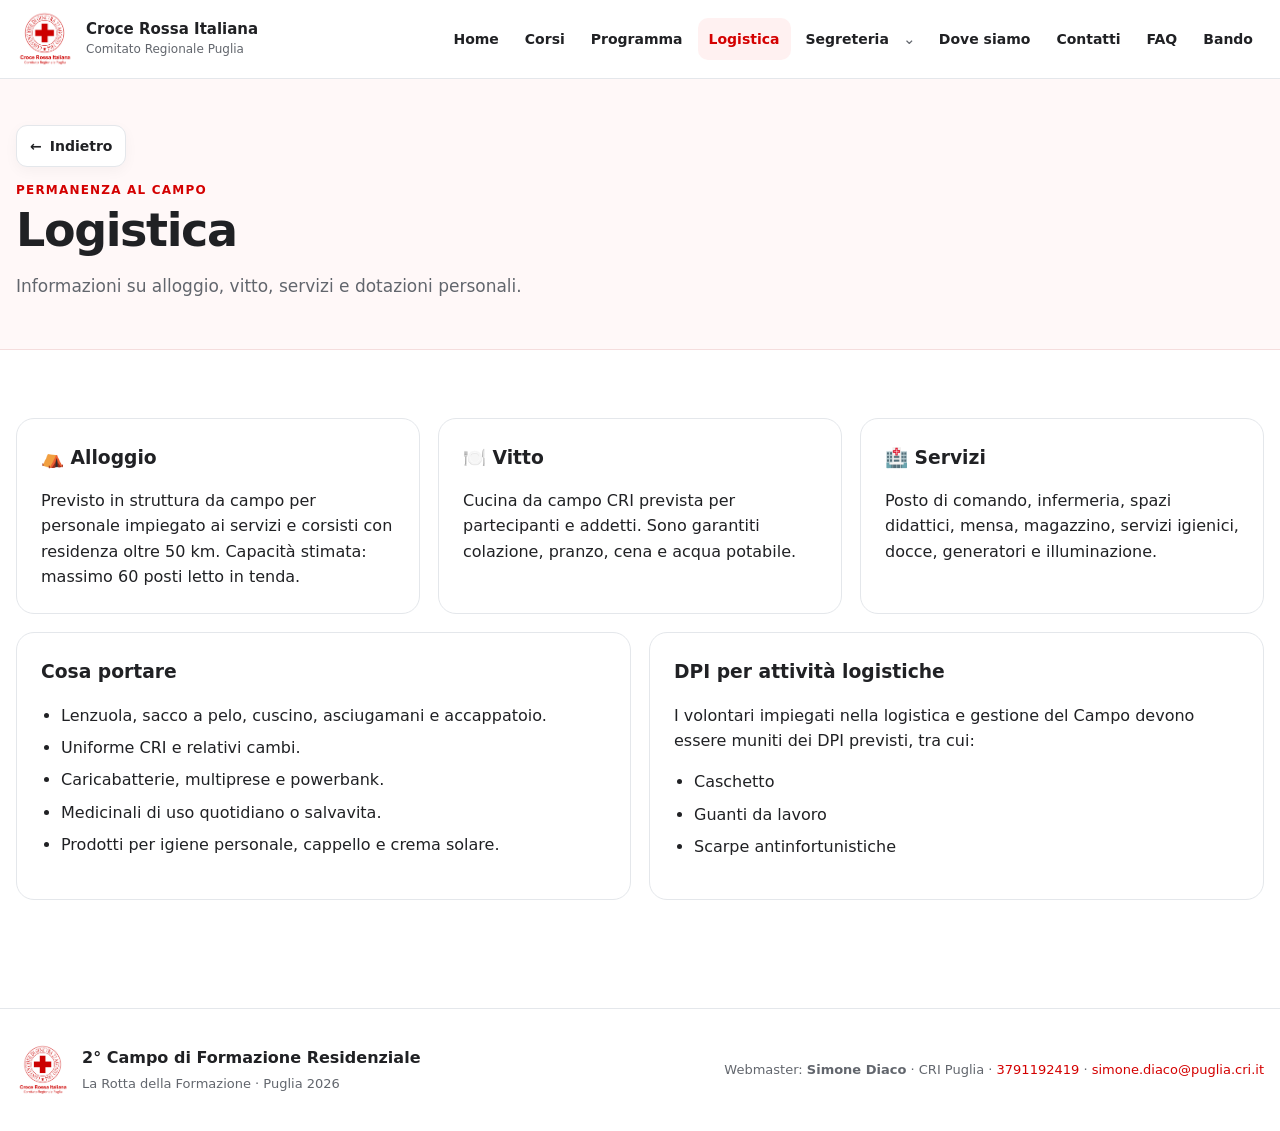
<file: logistica.html>
<!doctype html><html lang="it"><head><meta charset="utf-8"><meta name="viewport" content="width=device-width,initial-scale=1,viewport-fit=cover"><meta name="theme-color" content="#d40000"><title>Logistica | Campo Scuola CRI Puglia</title><meta name="description" content="Portale del 2° Campo di Formazione Residenziale CRI Puglia"><link rel="stylesheet" href="assets/css/style.css"></head><body><header class="topbar"><div class="container topbar-inner"><a class="brand" href="index.html"><img src="assets/img/logo-cri-puglia.png" alt="Croce Rossa Italiana - Comitato Regionale Puglia"><div class="brand-copy"><strong>Croce Rossa Italiana</strong><span>Comitato Regionale Puglia</span></div></a><nav class="nav"><a href="index.html">Home</a><a href="corsi.html">Corsi</a><a href="programma.html">Programma</a><a class="active" href="logistica.html">Logistica</a><a href="segreteria.html">Segreteria</a><a href="dove-siamo.html">Dove siamo</a><a href="contatti.html">Contatti</a><a href="bando.html">Bando</a></nav><button class="menu-btn" aria-label="Apri menu" aria-expanded="false">☰</button></div></header>
<main><section class="page-hero"><div class="container"><div class="kicker">Permanenza al Campo</div><h1>Logistica</h1><p>Informazioni su alloggio, vitto, servizi e dotazioni personali.</p></div></section><section class="section"><div class="container"><div class="grid-3"><article class="card"><h3>⛺ Alloggio</h3><p>Previsto in struttura da campo per personale impiegato ai servizi e corsisti con residenza oltre 50 km. Capacità stimata: massimo 60 posti letto in tenda.</p></article><article class="card"><h3>🍽️ Vitto</h3><p>Cucina da campo CRI prevista per partecipanti e addetti. Sono garantiti colazione, pranzo, cena e acqua potabile.</p></article><article class="card"><h3>🏥 Servizi</h3><p>Posto di comando, infermeria, spazi didattici, mensa, magazzino, servizi igienici, docce, generatori e illuminazione.</p></article></div><div class="grid-2" style="margin-top:18px"><article class="card"><h3>Cosa portare</h3><ul class="list-clean"><li>Lenzuola, sacco a pelo, cuscino, asciugamani e accappatoio.</li><li>Uniforme CRI e relativi cambi.</li><li>Caricabatterie, multiprese e powerbank.</li><li>Medicinali di uso quotidiano o salvavita.</li><li>Prodotti per igiene personale, cappello e crema solare.</li></ul></article><article class="card"><h3>DPI per attività logistiche</h3><p>I volontari impiegati nella logistica e gestione del Campo devono essere muniti dei DPI previsti, tra cui:</p><ul class="list-clean"><li>Caschetto</li><li>Guanti da lavoro</li><li>Scarpe antinfortunistiche</li></ul></article></div></div></section></main><footer class="footer"><div class="container footer-inner"><div class="footer-brand"><img src="assets/img/logo-cri-puglia.png" alt="CRI Puglia"><div><strong>2° Campo di Formazione Residenziale</strong><br><span style="color:var(--muted);font-size:13px">La Rotta della Formazione · Puglia 2026</span></div></div><p data-webmaster>Webmaster: Simone Diaco · CRI Puglia · 3791192419 · simone.diaco@puglia.cri.it</p></div></footer><script src="assets/js/config.js"></script><script src="assets/js/app.js"></script>
</body></html>
</file>
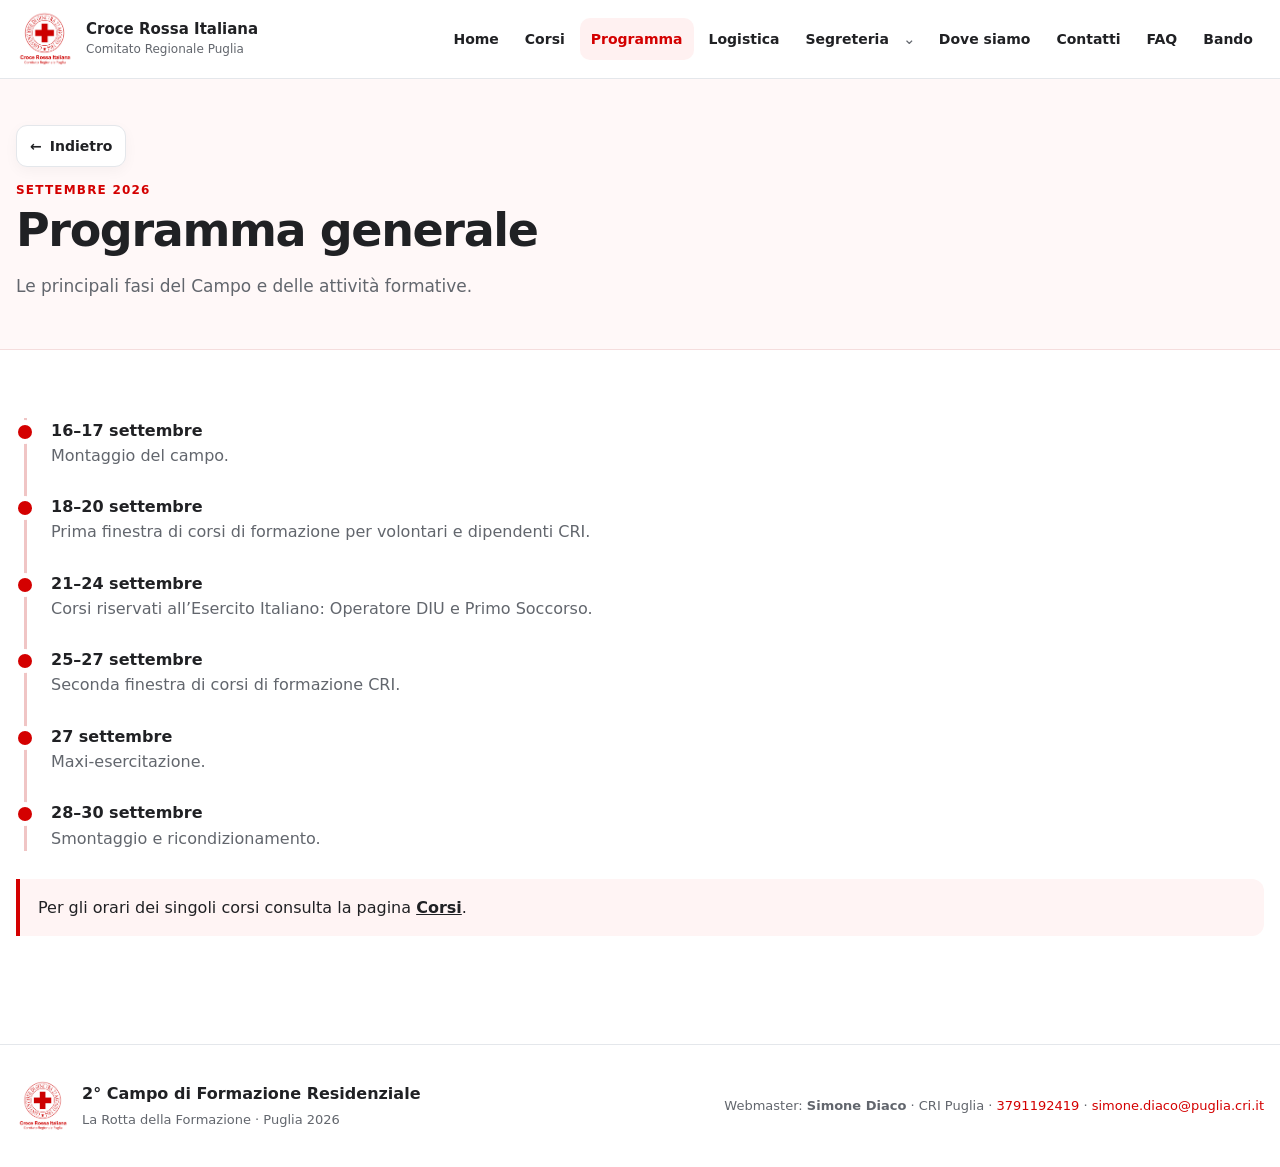
<file: programma.html>
<!doctype html><html lang="it"><head><meta charset="utf-8"><meta name="viewport" content="width=device-width,initial-scale=1,viewport-fit=cover"><meta name="theme-color" content="#d40000"><title>Programma | Campo Scuola CRI Puglia</title><meta name="description" content="Portale del 2° Campo di Formazione Residenziale CRI Puglia"><link rel="stylesheet" href="assets/css/style.css"></head><body><header class="topbar"><div class="container topbar-inner"><a class="brand" href="index.html"><img src="assets/img/logo-cri-puglia.png" alt="Croce Rossa Italiana - Comitato Regionale Puglia"><div class="brand-copy"><strong>Croce Rossa Italiana</strong><span>Comitato Regionale Puglia</span></div></a><nav class="nav"><a href="index.html">Home</a><a href="corsi.html">Corsi</a><a class="active" href="programma.html">Programma</a><a href="logistica.html">Logistica</a><a href="segreteria.html">Segreteria</a><a href="dove-siamo.html">Dove siamo</a><a href="contatti.html">Contatti</a><a href="bando.html">Bando</a></nav><button class="menu-btn" aria-label="Apri menu" aria-expanded="false">☰</button></div></header>
<main><section class="page-hero"><div class="container"><div class="kicker">Settembre 2026</div><h1>Programma generale</h1><p>Le principali fasi del Campo e delle attività formative.</p></div></section><section class="section"><div class="container"><div class="timeline"><div class="timeline-item"><b>16–17 settembre</b><span>Montaggio del campo.</span></div><div class="timeline-item"><b>18–20 settembre</b><span>Prima finestra di corsi di formazione per volontari e dipendenti CRI.</span></div><div class="timeline-item"><b>21–24 settembre</b><span>Corsi riservati all’Esercito Italiano: Operatore DIU e Primo Soccorso.</span></div><div class="timeline-item"><b>25–27 settembre</b><span>Seconda finestra di corsi di formazione CRI.</span></div><div class="timeline-item"><b>27 settembre</b><span>Maxi-esercitazione.</span></div><div class="timeline-item"><b>28–30 settembre</b><span>Smontaggio e ricondizionamento.</span></div></div><div class="notice" style="margin-top:28px">Per gli orari dei singoli corsi consulta la pagina <a href="corsi.html"><strong>Corsi</strong></a>.</div></div></section></main><footer class="footer"><div class="container footer-inner"><div class="footer-brand"><img src="assets/img/logo-cri-puglia.png" alt="CRI Puglia"><div><strong>2° Campo di Formazione Residenziale</strong><br><span style="color:var(--muted);font-size:13px">La Rotta della Formazione · Puglia 2026</span></div></div><p data-webmaster>Webmaster: Simone Diaco · CRI Puglia · 3791192419 · simone.diaco@puglia.cri.it</p></div></footer><script src="assets/js/config.js"></script><script src="assets/js/app.js"></script>
</body></html>
</file>
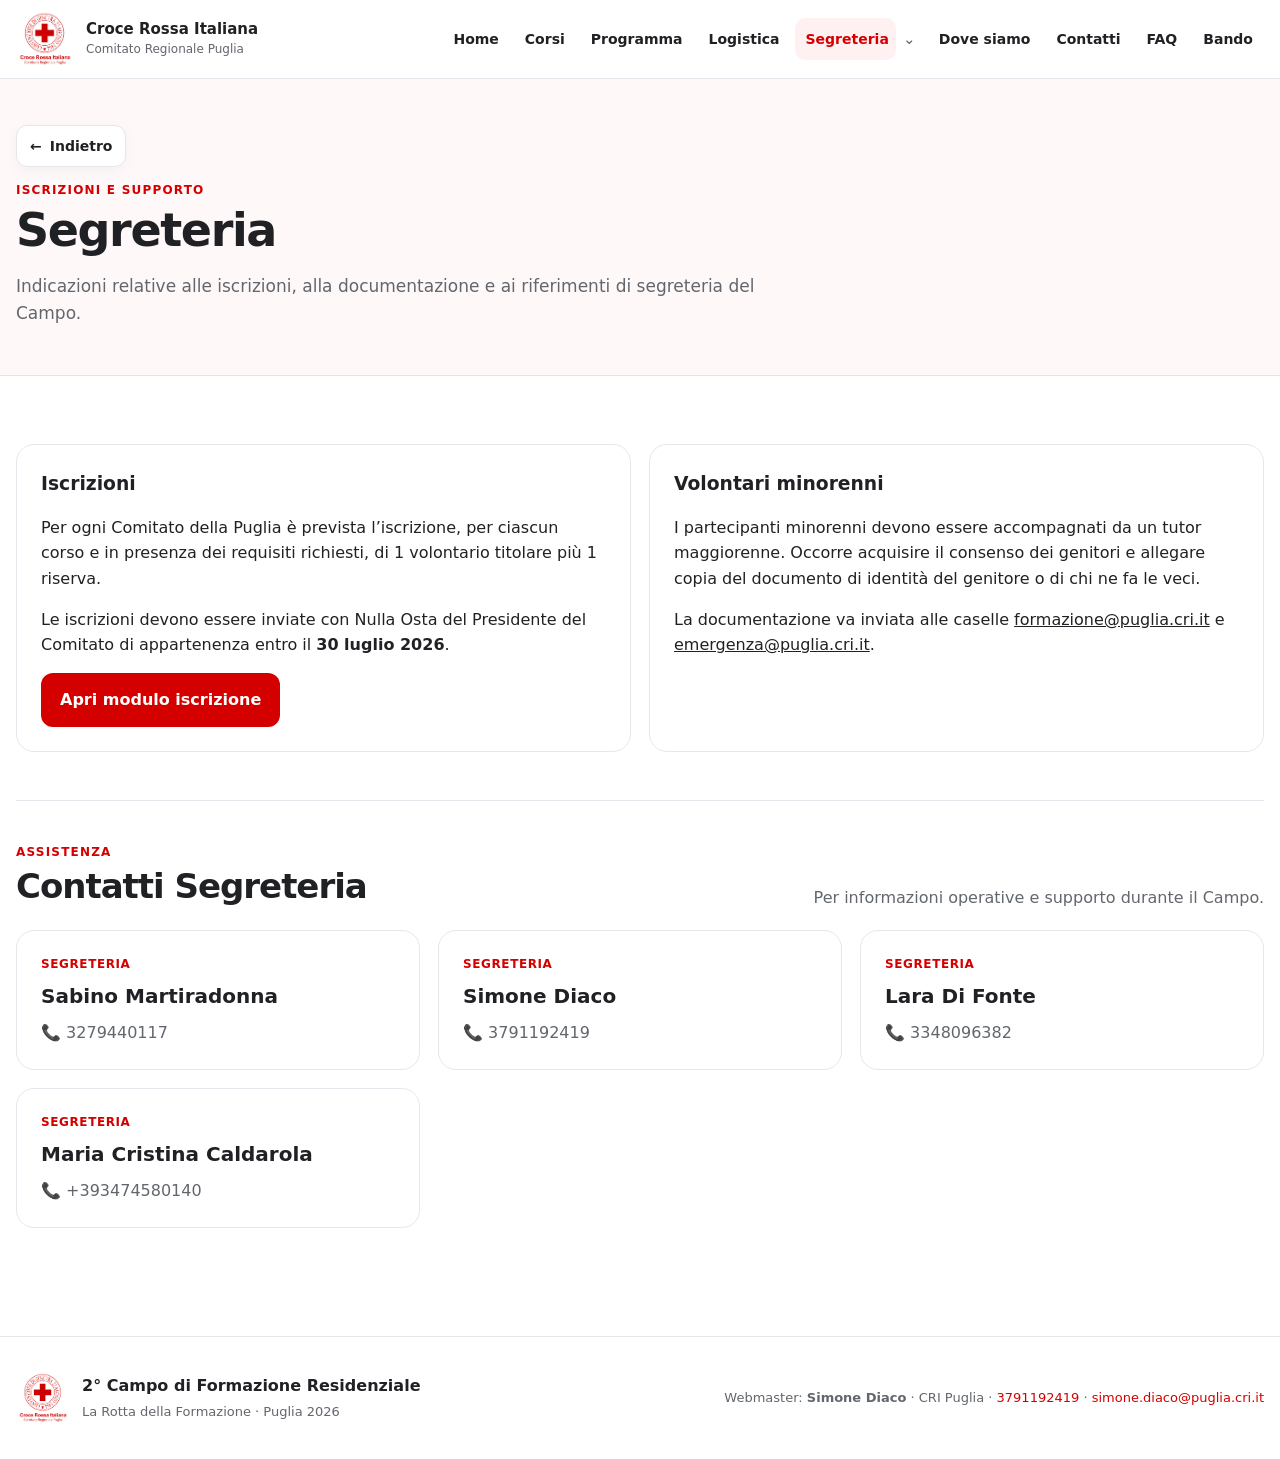
<file: segreteria.html>
<!doctype html><html lang="it"><head><meta charset="utf-8"><meta name="viewport" content="width=device-width,initial-scale=1,viewport-fit=cover"><meta name="theme-color" content="#d40000"><title>Segreteria | Campo Scuola CRI Puglia</title><meta name="description" content="Portale del 2° Campo di Formazione Residenziale CRI Puglia"><link rel="stylesheet" href="assets/css/style.css"></head><body><header class="topbar"><div class="container topbar-inner"><a class="brand" href="index.html"><img src="assets/img/logo-cri-puglia.png" alt="Croce Rossa Italiana - Comitato Regionale Puglia"><div class="brand-copy"><strong>Croce Rossa Italiana</strong><span>Comitato Regionale Puglia</span></div></a><nav class="nav"><a href="index.html">Home</a><a href="corsi.html">Corsi</a><a href="programma.html">Programma</a><a href="logistica.html">Logistica</a><a class="active" href="segreteria.html">Segreteria</a><a href="dove-siamo.html">Dove siamo</a><a href="contatti.html">Contatti</a><a href="bando.html">Bando</a></nav><button class="menu-btn" aria-label="Apri menu" aria-expanded="false">☰</button></div></header>
<main><section class="page-hero"><div class="container"><div class="kicker">Iscrizioni e supporto</div><h1>Segreteria</h1><p>Indicazioni relative alle iscrizioni, alla documentazione e ai riferimenti di segreteria del Campo.</p></div></section><section class="section"><div class="container"><div class="grid-2"><article class="card"><h3>Iscrizioni</h3><p>Per ogni Comitato della Puglia è prevista l’iscrizione, per ciascun corso e in presenza dei requisiti richiesti, di 1 volontario titolare più 1 riserva.</p><p>Le iscrizioni devono essere inviate con Nulla Osta del Presidente del Comitato di appartenenza entro il <strong>30 luglio 2026</strong>.</p><a class="btn primary" target="_blank" rel="noopener" href="https://docs.google.com/forms/d/e/1FAIpQLScwrGIHW27l0z6eD0QSDh4HIYtXqWDvAkIq777O2CKL1mQ0pw/viewform?usp=sharing&ouid=104594304882768060895">Apri modulo iscrizione</a></article><article class="card"><h3>Volontari minorenni</h3><p>I partecipanti minorenni devono essere accompagnati da un tutor maggiorenne. Occorre acquisire il consenso dei genitori e allegare copia del documento di identità del genitore o di chi ne fa le veci.</p><p>La documentazione va inviata alle caselle <a href="mailto:formazione@puglia.cri.it">formazione@puglia.cri.it</a> e <a href="mailto:emergenza@puglia.cri.it">emergenza@puglia.cri.it</a>.</p></article></div><div class="contact-section secretary-block"><div class="section-head compact"><div><div class="kicker">Assistenza</div><h2>Contatti Segreteria</h2></div><p>Per informazioni operative e supporto durante il Campo.</p></div><div class="contact-grid" data-contacts data-contact-group="Segreteria del Campo"></div></div></div></section></main><footer class="footer"><div class="container footer-inner"><div class="footer-brand"><img src="assets/img/logo-cri-puglia.png" alt="CRI Puglia"><div><strong>2° Campo di Formazione Residenziale</strong><br><span style="color:var(--muted);font-size:13px">La Rotta della Formazione · Puglia 2026</span></div></div><p data-webmaster>Webmaster: Simone Diaco · CRI Puglia · 3791192419 · simone.diaco@puglia.cri.it</p></div></footer><script src="assets/js/config.js"></script><script src="assets/js/app.js"></script></body></html>
</file>
<file: assets/css/style.css>
:root{--cri:#d40000;--cri-dark:#a60000;--ink:#202124;--muted:#62666d;--line:#e4e7eb;--soft:#f7f7f8;--white:#fff;--shadow:0 12px 35px rgba(20,20,20,.08);--radius:18px;--max:1180px}*{box-sizing:border-box}html{scroll-behavior:smooth}body{margin:0;font-family:Inter,system-ui,-apple-system,"Segoe UI",Roboto,Arial,sans-serif;color:var(--ink);background:#fff;line-height:1.58}a{color:inherit}.container{width:min(calc(100% - 32px),var(--max));margin:auto}.topbar{position:sticky;top:0;z-index:100;background:rgba(255,255,255,.96);backdrop-filter:blur(12px);border-bottom:1px solid var(--line)}.topbar-inner{min-height:78px;display:flex;align-items:center;gap:24px}.brand{display:flex;align-items:center;gap:12px;text-decoration:none;min-width:max-content}.brand img{height:58px;width:auto;display:block}.brand-copy{display:flex;flex-direction:column;line-height:1.15}.brand-copy strong{font-size:15px}.brand-copy span{font-size:12px;color:var(--muted);margin-top:4px}.nav{margin-left:auto;display:flex;align-items:center;gap:4px}.nav a{text-decoration:none;padding:10px 11px;border-radius:10px;font-size:14px;font-weight:650}.nav a:hover,.nav a.active{background:#fff1f1;color:var(--cri)}.menu-btn{display:none;margin-left:auto;border:1px solid var(--line);background:#fff;border-radius:10px;width:44px;height:44px;font-size:22px}.hero{padding:64px 0 48px;background:linear-gradient(145deg,#fff 0%,#fff 54%,#fff1f1 100%)}.hero-grid{display:grid;grid-template-columns:1.1fr .9fr;gap:54px;align-items:center}.eyebrow{display:inline-flex;align-items:center;gap:8px;color:var(--cri);font-weight:800;text-transform:uppercase;letter-spacing:.09em;font-size:12px}.hero h1{font-size:clamp(40px,5.8vw,72px);line-height:.98;letter-spacing:-.045em;margin:18px 0 22px}.hero h1 span{color:var(--cri)}.hero p{font-size:18px;color:var(--muted);max-width:720px}.hero-actions{display:flex;gap:12px;flex-wrap:wrap;margin:28px 0}.btn{display:inline-flex;align-items:center;justify-content:center;gap:9px;border-radius:12px;padding:13px 18px;font-weight:750;text-decoration:none;border:1px solid transparent;cursor:pointer}.btn.primary{background:var(--cri);color:#fff}.btn.primary:hover{background:var(--cri-dark)}.btn.secondary{background:#fff;border-color:var(--line)}.btn.secondary:hover{border-color:#bbb}.field-logo-wrap{background:#fff;border:1px solid var(--line);border-radius:26px;padding:18px;box-shadow:var(--shadow)}.field-logo-wrap img{display:block;width:100%;border-radius:16px}.event-meta{display:grid;grid-template-columns:repeat(4,1fr);gap:12px;margin-top:30px}.meta-box{border-top:3px solid var(--cri);padding-top:10px}.meta-box b{display:block;font-size:13px}.meta-box span{font-size:13px;color:var(--muted)}.section{padding:68px 0}.section.soft{background:var(--soft)}.section-head{display:flex;justify-content:space-between;align-items:end;gap:24px;margin-bottom:30px}.section-head h2,.page-hero h1{font-size:clamp(30px,4vw,46px);line-height:1.08;letter-spacing:-.03em;margin:6px 0}.section-head p{max-width:570px;color:var(--muted);margin:0}.kicker{color:var(--cri);text-transform:uppercase;font-size:12px;font-weight:800;letter-spacing:.1em}.quick-grid{display:grid;grid-template-columns:repeat(4,1fr);gap:14px;margin-top:-24px;position:relative;z-index:2}.quick-card,.card{background:#fff;border:1px solid var(--line);border-radius:var(--radius);box-shadow:0 6px 20px rgba(20,20,20,.04)}.quick-card{padding:20px;text-decoration:none;transition:.18s}.quick-card:hover{transform:translateY(-3px);box-shadow:var(--shadow)}.quick-card .ico{font-size:24px}.quick-card b{display:block;margin-top:9px}.quick-card small{display:block;color:var(--muted);margin-top:3px}.grid-2{display:grid;grid-template-columns:repeat(2,1fr);gap:18px}.grid-3{display:grid;grid-template-columns:repeat(3,1fr);gap:18px}.card{padding:24px}.card h3{margin:0 0 10px}.card p:last-child{margin-bottom:0}.page-hero{padding:46px 0 32px;background:#fff8f8;border-bottom:1px solid #f5dddd}.page-hero p{color:var(--muted);max-width:780px;font-size:17px}.notice{padding:16px 18px;border-left:4px solid var(--cri);background:#fff4f4;border-radius:0 12px 12px 0}.list-clean{padding-left:20px}.list-clean li{margin:7px 0}.course-grid{display:grid;grid-template-columns:repeat(3,1fr);gap:20px}.course-card{display:flex;flex-direction:column;position:relative;overflow:hidden;min-height:310px;padding:26px;transition:transform .2s ease,box-shadow .2s ease,border-color .2s ease}.course-card:before{content:"";position:absolute;left:0;right:0;top:0;height:5px;background:linear-gradient(90deg,var(--cri),#ff5a5a)}.course-card:hover{transform:translateY(-5px);box-shadow:0 18px 40px rgba(30,30,30,.1);border-color:#e7bcbc}.course-code{display:inline-flex;align-self:flex-start;background:#fff1f1;color:var(--cri);font-weight:850;font-size:12px;padding:7px 11px;border-radius:999px;letter-spacing:.04em}.course-card h3{margin:18px 0 10px;font-size:20px;line-height:1.25}.course-meta{font-size:14px;color:var(--muted);margin-bottom:20px;padding:13px 0;border-top:1px solid #f0f0f0;border-bottom:1px solid #f0f0f0}.course-card .btn{margin-top:auto;width:100%;background:#fff7f7;border-color:#f2cccc;color:var(--cri)}.course-card .btn:hover{background:var(--cri);border-color:var(--cri);color:#fff}.course-detail{display:grid;grid-template-columns:1.2fr .8fr;gap:24px}.aside-card{position:sticky;top:102px;height:max-content}.info-row{display:grid;grid-template-columns:150px 1fr;gap:16px;padding:13px 0;border-bottom:1px solid var(--line)}.info-row:last-child{border-bottom:0}.info-row b{font-size:13px}.info-row span{color:var(--muted)}.contact-grid{display:grid;grid-template-columns:repeat(3,1fr);gap:18px}.contact-card .role{color:var(--cri);font-weight:800;font-size:12px;text-transform:uppercase;letter-spacing:.05em}.contact-card .name{font-size:20px;font-weight:800;margin:7px 0}.contact-card a{display:block;color:var(--muted);text-decoration:none;margin-top:6px;word-break:break-word}.contact-card a:hover{color:var(--cri)}.map-wrap{border:1px solid var(--line);border-radius:var(--radius);overflow:hidden;box-shadow:var(--shadow);background:#fff}.map-wrap iframe{display:block;width:100%;height:520px;border:0}.pdf-frame{width:100%;height:78vh;border:1px solid var(--line);border-radius:14px;background:#f3f3f3}.footer{border-top:1px solid var(--line);background:#fff;padding:34px 0;margin-top:40px}.footer-inner{display:flex;align-items:center;justify-content:space-between;gap:24px}.footer-brand{display:flex;align-items:center;gap:12px}.footer-brand img{height:54px}.footer p{color:var(--muted);font-size:13px;margin:0;text-align:right}.footer a{color:var(--cri);text-decoration:none}.timeline{border-left:3px solid #f0c5c5;margin-left:8px;padding-left:24px}.timeline-item{position:relative;margin:0 0 26px}.timeline-item:before{content:"";position:absolute;left:-33px;top:7px;width:14px;height:14px;border-radius:50%;background:var(--cri);box-shadow:0 0 0 5px #fff}.timeline-item b{display:block}.timeline-item span{color:var(--muted)}.mobile-only{display:none}.course-page-hero{background:linear-gradient(135deg,#fff 0%,#fff5f5 100%)}.course-info-card,.course-links-card{margin-bottom:18px}.muted-text{color:var(--muted);margin-top:-4px}.course-actions{display:flex;flex-wrap:wrap;gap:10px;margin-top:14px}.course-actions .btn{margin:0}.course-actions-grid{display:grid;grid-template-columns:repeat(2,minmax(0,1fr));gap:12px}.resource-link{display:flex;align-items:center;justify-content:space-between;gap:16px;text-decoration:none;border:1px solid var(--line);border-radius:14px;padding:16px 17px;font-weight:750;background:#fff;transition:.18s}.resource-link:hover{transform:translateY(-2px);box-shadow:0 10px 24px rgba(20,20,20,.08);border-color:#cfcfcf}.resource-link.gaia{border-left:4px solid #d40000}.resource-link.whatsapp{border-left:4px solid #23a455}.resource-link.programma{border-left:4px solid #188038}.resource-link.meet{border-left:4px solid #1a73e8}.resource-arrow{font-size:18px;color:var(--muted)}@media(max-width:980px){.nav{display:none;position:absolute;top:78px;left:0;right:0;background:#fff;border-bottom:1px solid var(--line);padding:10px 16px 18px;flex-direction:column;align-items:stretch}.nav.open{display:flex}.menu-btn{display:block}.hero-grid,.course-detail{grid-template-columns:1fr}.field-logo-wrap{max-width:600px}.event-meta{grid-template-columns:repeat(2,1fr)}.quick-grid{grid-template-columns:repeat(2,1fr)}.course-grid,.grid-3,.contact-grid{grid-template-columns:repeat(2,1fr)}.aside-card{position:static}.brand-copy{display:none}}@media(max-width:640px){.container{width:min(calc(100% - 24px),var(--max))}.topbar-inner{min-height:70px}.brand img{height:50px}.nav{top:70px}.hero{padding:38px 0 32px}.hero-grid{gap:28px}.hero h1{font-size:42px}.hero p{font-size:16px}.hero-actions .btn{flex:1 1 100%}.event-meta,.quick-grid,.grid-2,.grid-3,.course-grid,.contact-grid{grid-template-columns:1fr}.section{padding:48px 0}.section-head{display:block}.section-head p{margin-top:12px}.page-hero{padding:34px 0 24px}.info-row{grid-template-columns:1fr;gap:3px}.map-wrap iframe{height:420px}.pdf-frame{height:70vh}.footer-inner{display:block}.footer p{text-align:left;margin-top:18px}.footer-brand img{height:48px}.field-logo-wrap{padding:10px;border-radius:18px}.mobile-only{display:block}.course-actions{flex-direction:column}.course-actions .btn{width:100%;text-align:center}.course-actions-grid{grid-template-columns:1fr}.course-card{min-height:0;padding:22px}.resource-link{padding:15px}}
</file>
<file: assets/css/course-cards.css>
.course-grid{display:grid;grid-template-columns:repeat(3,1fr);gap:20px}.course-card{display:flex;flex-direction:column;position:relative;overflow:hidden;min-height:360px;padding:24px;border:1px solid #ebd4d4;background:linear-gradient(180deg,#fff 0%,#fffdfd 65%,#fff7f7 100%);box-shadow:0 10px 28px rgba(20,20,20,.06);transition:transform .2s ease,box-shadow .2s ease,border-color .2s ease}.course-card:before{content:"";position:absolute;left:0;right:0;top:0;height:5px;background:linear-gradient(90deg,#d40000,#ff6666)}.course-card:hover{transform:translateY(-6px);box-shadow:0 22px 40px rgba(20,20,20,.12);border-color:#e3b1b1}.course-card-top{display:flex;justify-content:space-between;align-items:flex-start;gap:10px;margin-bottom:12px}.course-code{display:inline-flex;align-self:flex-start;background:#fff1f1;color:#d40000;font-weight:850;font-size:12px;padding:7px 11px;border-radius:999px;letter-spacing:.04em;border:1px solid #f3caca}.course-status{display:inline-flex;align-items:center;gap:6px;background:#eef8ef;color:#1c6b2f;border:1px solid #d3ead8;border-radius:999px;padding:7px 10px;font-size:11px;font-weight:800;text-transform:uppercase;letter-spacing:.05em}.course-status-dot{width:8px;height:8px;border-radius:50%;background:#2e8f43;display:inline-block}.course-card h3{margin:0 0 12px;font-size:20px;line-height:1.25;min-height:76px}.course-meta{font-size:14px;color:#62666d;margin:0 0 14px;padding:14px 0;border-top:1px solid #f0f0f0;border-bottom:1px solid #f0f0f0}.course-badges{display:flex;flex-wrap:wrap;gap:8px;margin-bottom:16px}.course-badge{display:inline-flex;align-items:center;gap:7px;background:#fff;border:1px solid #ececec;border-radius:999px;padding:8px 11px;font-size:12px;font-weight:700;color:#444}.course-note{display:none!important}.course-card .btn{margin-top:auto;width:100%;background:#d40000;border-color:#d40000;color:#fff}.course-card .btn:hover{background:#a60000;border-color:#a60000}.page-back{display:inline-flex;align-items:center;gap:8px;text-decoration:none;color:#d40000;font-weight:800;margin-bottom:12px}.page-back:hover{text-decoration:underline}@media(max-width:980px){.course-grid{grid-template-columns:repeat(2,1fr)}}@media(max-width:640px){.course-grid{grid-template-columns:1fr}.course-card{min-height:0;padding:20px}.course-card h3{min-height:0}.course-status{font-size:10px;padding:6px 8px}}
</file>
